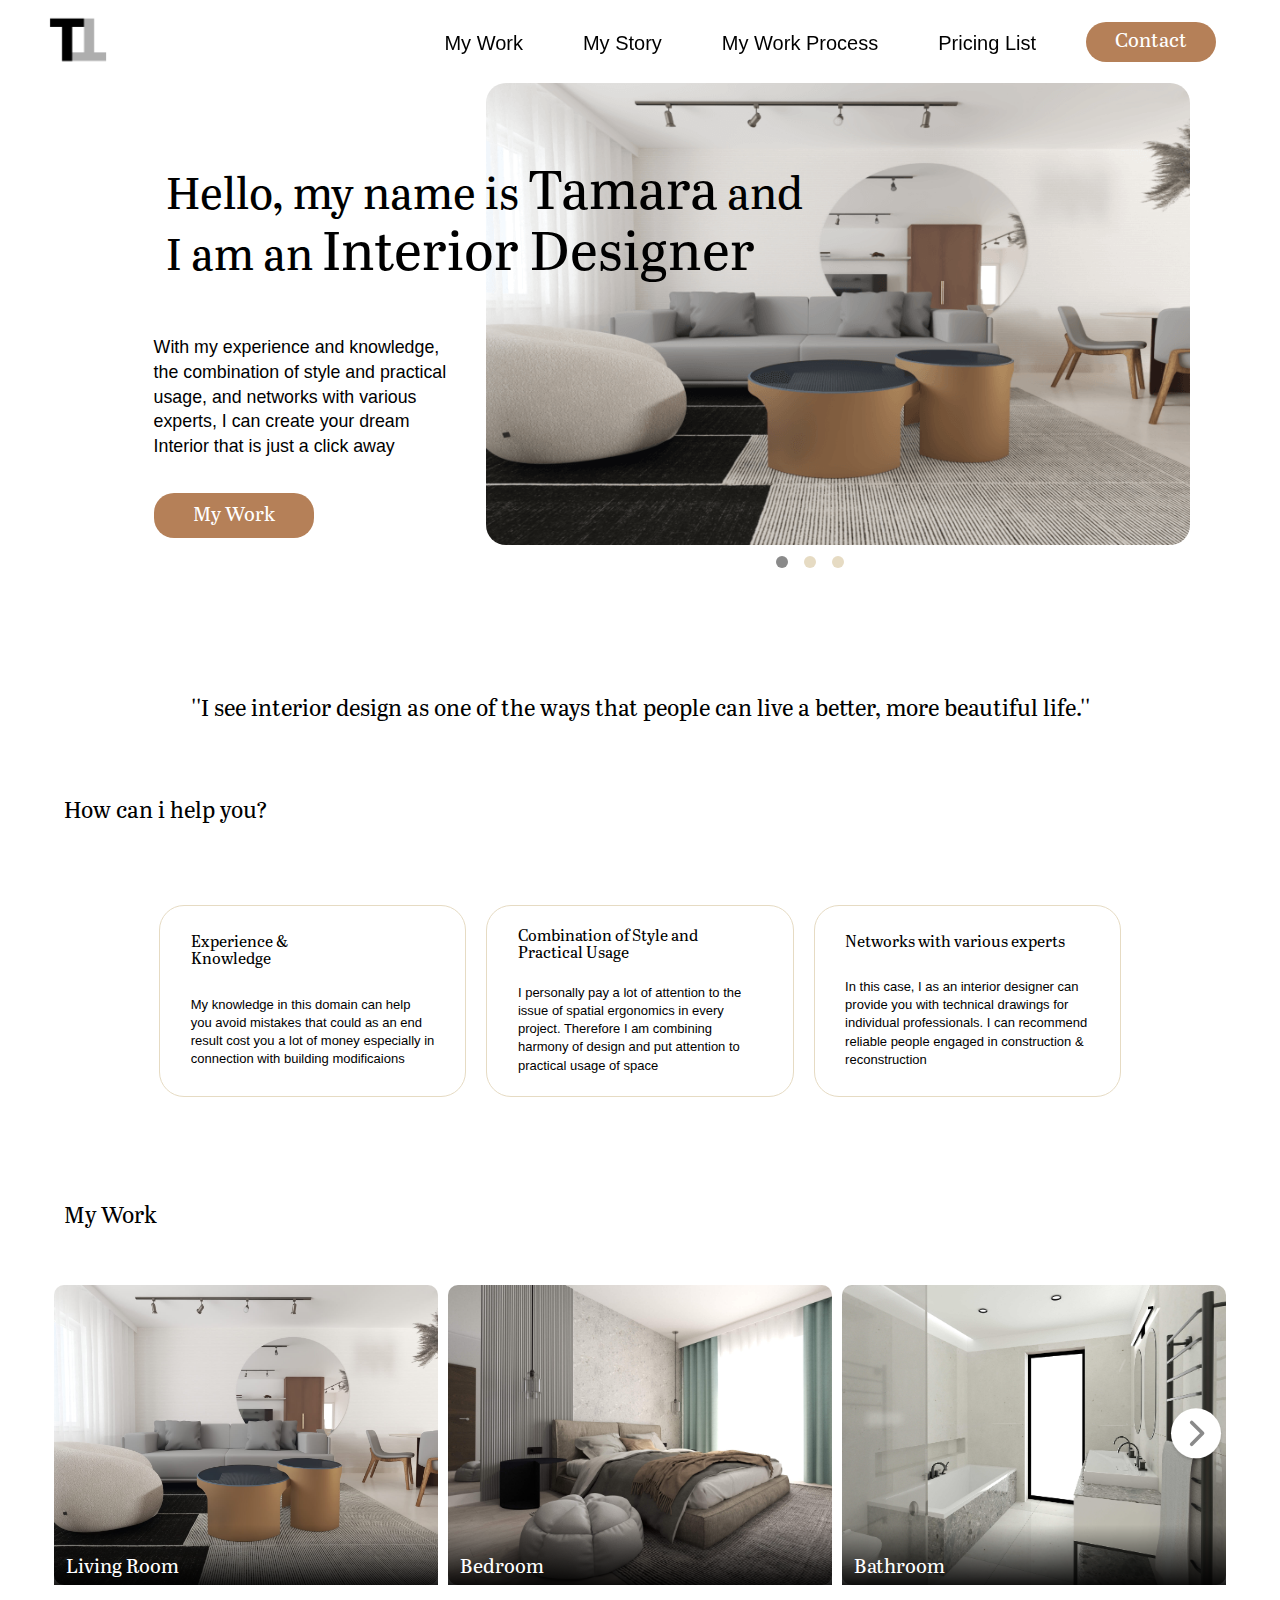
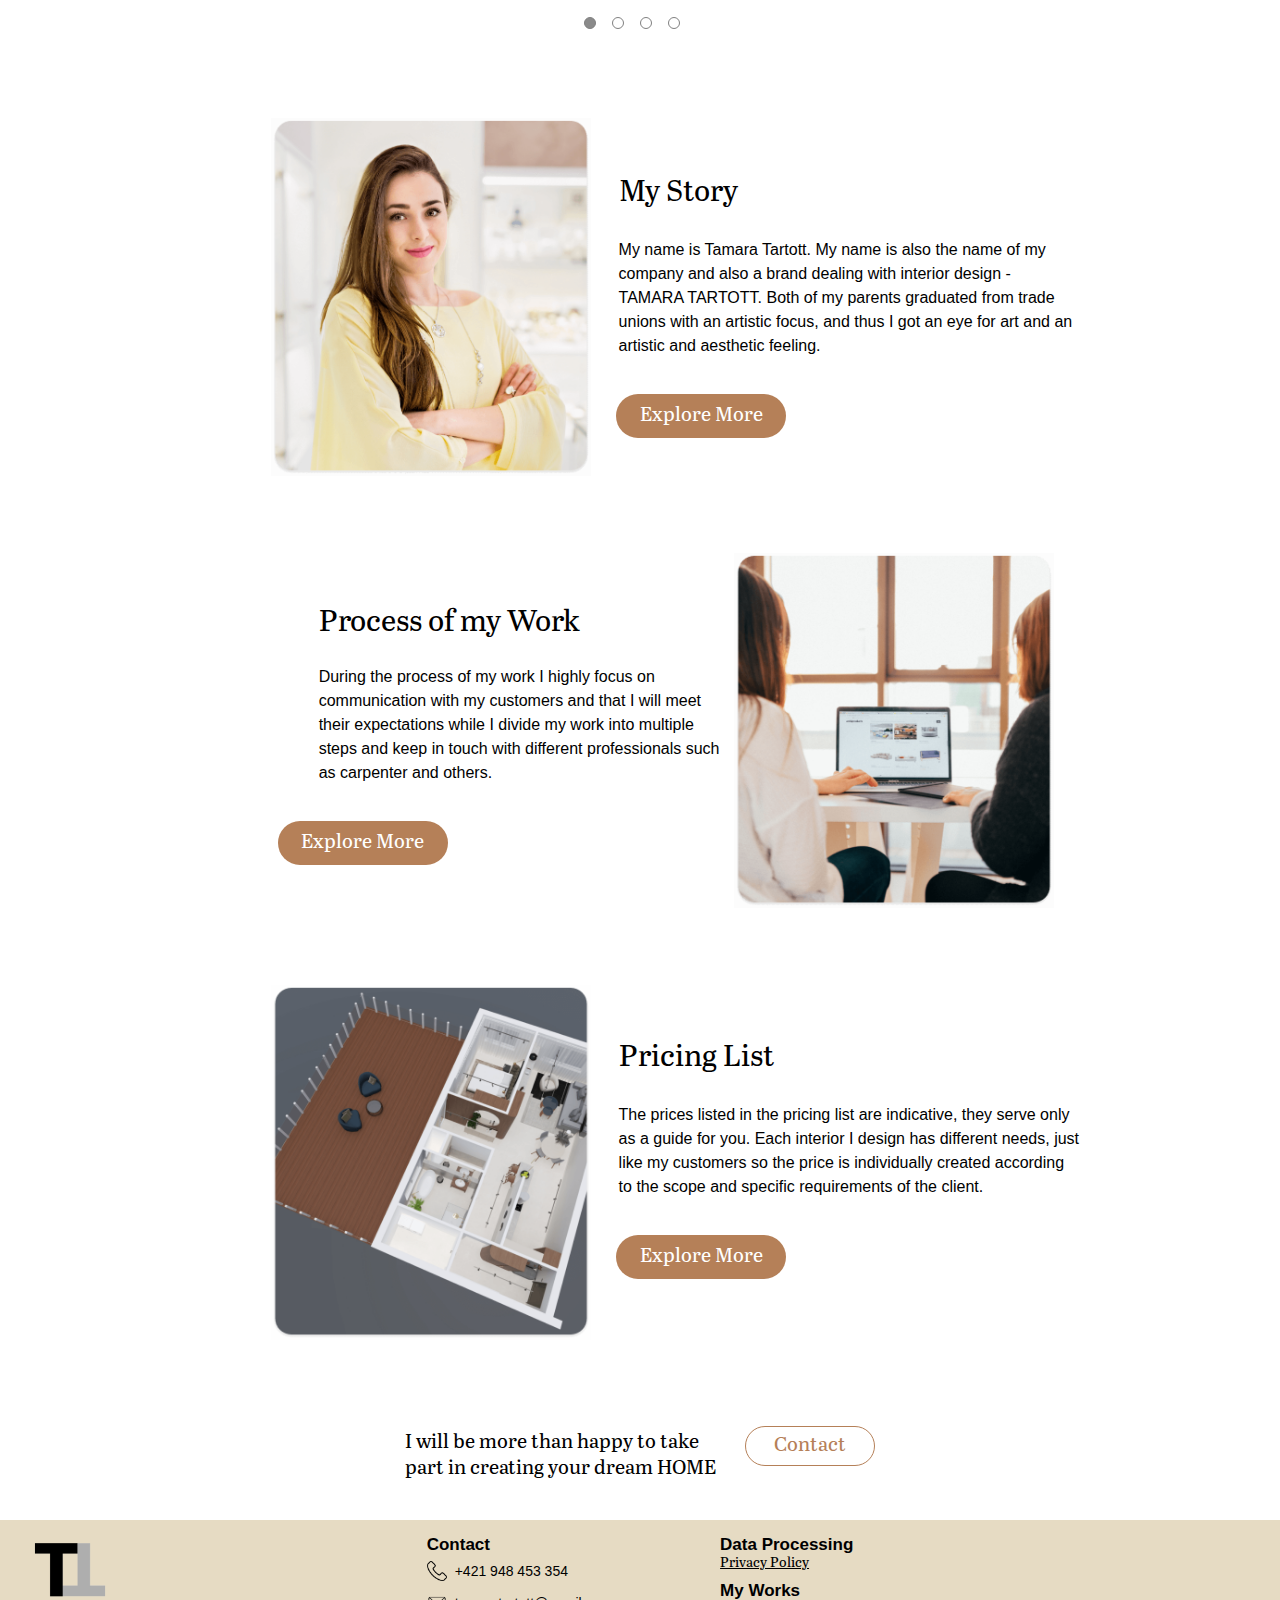
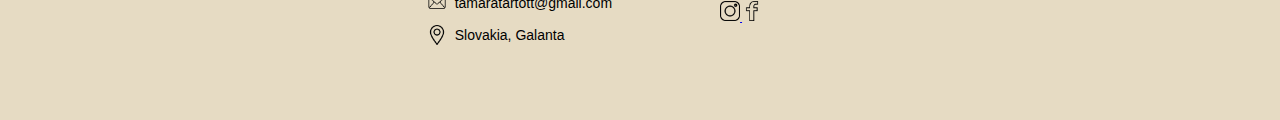
<file: index.html>
<!DOCTYPE html>
<html lang="en">
	<head>
		<meta charset="UTF-8" />
		<meta http-equiv="X-UA-Compatible" content="IE=edge" />
		<meta name="viewport" content="width=device-width, initial-scale=1.0" />
		<link rel="apple-touch-icon" sizes="152x152" href="./assets/images/apple-touch-icon.png">
		<link rel="icon" type="image/png" sizes="32x32" href="./assets/images/favicon-32x32.png">
		<link rel="icon" type="image/png" sizes="16x16" href="./assets/images/favicon-16x16.png">
		<link rel="manifest" href="./assets/images/site.webmanifest">
		<link rel="mask-icon" href="./assets/images/safari-pinned-tab.svg" color="#5bbad5">
		<meta name="msapplication-TileColor" content="#da532c">
		<meta name="theme-color" content="#ffffff">
		<link rel="stylesheet" href="./assets/stylesheet.css" />
		<script src="./assets/app.js" async defer></script>
		<script src="./assets/navbar.js" defer></script>
		<meta name="description" content="Tamara Tarttot Interior design, 3D visualization, Modern Design, Affordable Interior Design">
		<title>Tamara Tartott Interior Designer</title>
	</head>
	<body>
		<div class="sticky">
			<section class="navigation">
				<div class="logowrapper">
					<a class="linklogo" href="./index.html"
						><img class="logo" alt="Logo" src="./assets/images/TT_logo_no_bg.png"
					/></a>
				</div>
				<nav>
					<ul>
						<div class="dropdown">
							<p class="dropdown-btn">My Work</p>
							<div class="dropdown-links">
								<a href="./projects.html">Full Projects</a>
								<a href="./rooms.html">Single Rooms</a>
							</div>
						</div>
						<li><a class="nav-link" href="./aboutme.html">My Story</a></li>
						<li>
							<a class="nav-link" href="./myworkprocess.html"
								>My Work Process</a
							>
						</li>
						<li><a class="nav-link" href="./pricing.html">Pricing List</a></li>
						<button class="nav-button">
							<a class="in-button" href="./contact.html">Contact</a>
						</button>
					</ul>
				</nav>

				<div class="mobile-nav">
					<div class="burger">
						<div class="line1"></div>
						<div class="line2"></div>
						<div class="line3"></div>
					</div>

					<div class="expanded-menu">
						<p class="tamara">TAMARA TARTOTT</p>
						<div class="mobile-navwrapper">
							<a class="mobile-nav  mobile-active" href="./index.html">Home</a>
							<a class="mobile-nav" href="./projects.html">Full Projects</a>
							<a class="mobile-nav" href="./rooms.html">Single Rooms</a>
							<a class="mobile-nav" href="./aboutme.html">My Story</a>
							<a class="mobile-nav" href="./myworkprocess.html"
								>My Work Process</a
							>
							<a class="mobile-nav" href="./pricing.html"
								>Pricing List</a
							>
							<a class="mobile-nav" href="./contact.html">Contact</a>
						</div>

						<div class="nav-footer">
							<p class="nav-footerp">
								E-mail me at:<br />tamaratartott@gmail.com
							</p>
							<img
								class="nav-footer-img"
								src="./assets/images/navig.svg"
								alt="Instagram"
							/>
							<img
								class="nav-footer-img"
								src="./assets/images/navfb.svg"
								alt="Facebook"
							/>
						</div>
					</div>
				</div>
			</section>
		</div>
		<main>
			<section class="hero">
				<div class="hero-img-wrap">
					<img
						class="hero-img"
						src="./assets/images/heroimg0.png"
						alt="HeroImage"
					/>
					<h1 class="h1">
						Hello, my name is <span class="span1">Tamara</span> and <br />
						I am an <span class="span1">Interior Designer</span>
					</h1>
					<div class="dots">
						<div class="dot0 active"></div>
						<div class="dot1"></div>
						<div class="dot2"></div>
					</div>
				</div>

				<div class="block">
					<p class="container-p">
						With my experience and knowledge, the combination of style and
						practical usage, and networks with various experts, I can create
						your dream Interior that is just a click away
					</p>
					<a class="href" href="./projects.html">
						<button class="hero-button">My Work</button>

					</a>
				</div>
			</section>
			<h2 class="motto">
				''I see interior design as one of the ways that people can live a
				better, more beautiful life.''
			</h2>
			<button class="mobile-button">
				<a class="in-button" href="./myworkprocess.html"> My Work </a>
			</button>
			<section class="hero1">
				<h2 class="hero1h">How can i help you?</h2>
				<div class="wrapper-hero1">
					<div class="box">
						<p class="titleP">Experience &<br>Knowledge</p>
						<p class="descP">
							My knowledge in this domain can help you avoid mistakes that could
							as an end result cost you a lot of money especially in connection
							with building modificaions
						</p>
					</div>
					<div class="box">
						<p class="titleP">Combination of Style and Practical Usage</p>
						<p class="descP">
							I personally pay a lot of attention to the issue of spatial
							ergonomics in every project. Therefore I am combining harmony of
							design and put attention to practical usage of space
						</p>
					</div>
					<div class="box">
						<p class="titleP">Networks with various experts</p>
						<p class="descP">
							In this case, I as an interior designer can provide you with
							technical drawings for individual professionals. I can recommend
							reliable people engaged in construction & reconstruction
						</p>
					</div>
				</div>
			</section>
			<section class="hero2">
				<p class="hero1h">My Work</p>
				<div class="hero2wrapper">
					<div class="hero2-imgwrapper">
						<a class="gradient index-gradient" href="./rooms.html">
							<img
								class="mw-img mw-pic0"
								src="./assets/images/mw0.png"
								alt="Picture"
							/>
						</a>
						<img
							class="arrow arrowLeft back-mw"
							src="./assets/images/arrowRight.svg"
							alt="back"
						/>
						<p class="mw-p mw-p0">Living Room</p>
					</div>
					<div class="hero2-imgwrapper">
						<a class="gradient index-gradient" href="./rooms.html">
							<img
								class="mw-img mw-pic1"
								src="./assets/images/mw1.png"
								alt="Picture"
							/>
						</a>

						<p class="mw-p mw-p1">Bedroom</p>
					</div>
					<div class="hero2-imgwrapper">
						<a class="gradient index-gradient" href="./rooms.html">
							<img
								class="mw-img mw-pic2"
								src="./assets/images/mw2.png"
								alt="Picture"
							/>
						</a>
						<img
							class="arrow arrowRight next-mw"
							src="./assets/images/arrowRight.svg"
							alt="back"
						/>
						<p class="mw-p mw-p2">Bathroom</p>
					</div>

					<div class="dots-2nd">
						<div class="dot0-2nd active"></div>
						<div class="dot1-2nd"></div>
						<div class="dot2-2nd"></div>
						<div class="dot3-2nd"></div>
					</div>
				</div>
				<div class="hero2-mobile">
					<a class="mobile-gradient" href="./rooms.html">
						<img class="mobile-mw" src="./assets/images/mw0.png" alt="Picture" />
					</a>
					<img
						class="arrow arrowLeft back-mobile"
						src="./assets/images/arrowRight.svg"
						alt="back"
					/>
					<img
						class="arrow arrowRight next-mobile"
						src="./assets/images/arrowRight.svg"
						alt="next"
					/>
					<p class="mobile-mwp">Living Room</p>
				</div>
			</section>
			<section class="hero3">
				<div class="hero3wrapper">
					<div class="hero3-inwrapper1">
						<img
							class="hero3-photos"
							src="./assets/images/aboutme.png"
							alt="Photo of me"
						/>
						<div class="hero3-block">
							<p class="hero3-blockh">My Story</p>
							<p class="hero3-blockp">
								My name is Tamara Tartott. My name is also the name of my
								company and also a brand dealing with interior design - TAMARA
								TARTOTT. Both of my parents graduated from trade unions with an
								artistic focus, and thus I got an eye for art and an artistic
								and aesthetic feeling.
							</p>
								<button class="block-button">
									<a href="./aboutme.html" class="in-button">Explore More</a>
								</button>
						</div>
					</div>
					<div class="hero3-inwrapper2">
						<div class="hero3-block2">
							<p class="hero3-blockh hero3-blockh2">Process of my Work</p>
							<p class="hero3-blockp hero3-blockp2">
								During the process of my work I highly focus on communication
								with my customers and that I will meet their expectations while
								I divide my work into multiple steps and keep in touch with
								different professionals such as carpenter and others.
							</p>
								<button class="block-buttonl">
									<a href="./myworkprocess.html" class="in-button">Explore More</a>
								</button>
						</div>
						<img
							class="hero3-photos"
							src="./assets/images/workprocess.png"
							alt="Photo of me"
						/>
					</div>
					<div class="hero3-inwrapper1">
						<img
							class="hero3-photos"
							src="./assets/images/pricing.png"
							alt="Photo of me"
						/>
						<div class="hero3-block">
							<p class="hero3-blockh">Pricing List</p>
							<p class="hero3-blockp">
								The prices listed in the pricing list are indicative, they serve
								only as a guide for you. Each interior I design has different
								needs, just like my customers so the price is individually
								created according to the scope and specific requirements of the
								client.
							</p>
								<button class="block-button">
									<a href="./pricing.html" class="in-button">Explore More</a>
								</button>
							</a>
					</div>
				</div>
			</section>
			<section class="ending">
				<h3 class="endingH">
					I will be more than happy to take part in creating your dream HOME
				</h3>
				<button class="endingButton">
					<a href="./contact.html" class="endingInButton">Contact</a>
				</button>
			</section>
		</main>
		<footer>
			<a class="footer-LA" href="./index.html"
				><img class="footerlogo" src="./assets/images/TT_logo_no_bg.png"
			/></a>
			<section class="footerWrap">
				<aside>
					<div class="footerdiv">
						<h3 class="footerH">Contact</h3>
						<div class="footer-in">
							<img class="footersvg" src="./assets/images/telephone.svg" />
							<p class="footerP">+421 948 453 354</p>
						</div>
						<div class="footer-in">
							<img class="footersvg" src="./assets/images/email.svg" />
							<p class="footerP">tamaratartott@gmail.com</p>
						</div>
						<div class="footer-in">
							<img class="footersvg" src="./assets/images/location.svg" />
							<p class="footerP">Slovakia, Galanta</p>
						</div>
					</div>
					<div class="footerdiv-wrapper">
						<div class="footerdiv">
							<h3 class="footerH">Data Processing</h3>
							<a class="privacy" href="./privacy.html">Privacy Policy</a>
						</div>

						<div class="footerdiv divlast">
							<h3 class="footerH">My Works</h3>
							<div class="wrapsvg">
								<a class="href" href="https://www.instagram.com/tamaratartott/">
									<img
										class="footersvg"
										src="./assets/images/ig.svg"
										alt="instagram"
									/>
								</a>
								<a class="href" href="https://www.instagram.com/tamaratartott/">
									<img
										class="footersvg"
										src="./assets/images/fb.svg"
										alt="facebook"
									/>
								</a>
							</div>
						</div>
					</div>
				</aside>
			</section>
		</footer>
	</body>
</html>


<!-- 
	https://unsplash.com/photos/7okkFhxrxNw
	https://www.flaticon.com/premium-icon/email_2549872?term=email&page=1&position=11&page=1&position=11&related_id=2549872&origin=style#
	https://www.flaticon.com/free-icon/telephone_159832?term=phone&page=1&position=5&page=1&position=5&related_id=159832&origin=search
	https://www.flaticon.com/premium-icon/location_2838912?term=location&page=1&position=3&page=1&position=3&related_id=2838912&origin=style#
	https://www.flaticon.com/premium-icon/instagram_717392?term=instagram&page=1&position=7&page=1&position=7&related_id=717392&origin=style#
	https://www.flaticon.com/premium-icon/facebook_3128208?term=facebook&page=1&position=14&page=1&position=14&related_id=3128208&origin=style#
	https://www.flaticon.com/free-icon/copyright_2088619?term=copyright&page=1&position=3&page=1&position=3&related_id=2088619&origin=style#
	https://fonts.adobe.com/fonts/abril
	https://fonts.adobe.com/fonts/ibm-plex-serif
	https://www.flaticon.com/premium-icon/phone_2198371?term=phone&page=1&position=62&page=1&position=62&related_id=2198371&origin=style
	https://www.flaticon.com/premium-icon/email_542638?term=mail&page=1&position=4&page=1&position=4&related_id=542638&origin=style
	https://www.flaticon.com/free-icon/instagram_1077042?term=instagram&page=1&position=4&page=1&position=4&related_id=1077042&origin=style#
	https://www.flaticon.com/free-icon/facebook_160154?term=facebook&page=1&position=35&page=1&position=35&related_id=160154&origin=style#
	https://unsplash.com/photos/GJxNMx-HviM
	https://unsplash.com/photos/tqu0IOMaiU8
	https://unsplash.com/photos/JH_R66BihvA
	https://unsplash.com/photos/qi-H70ga93s
	https://unsplash.com/photos/-OPMjDlmE4w
	https://unsplash.com/photos/JaoVGh5aJ3E
	https://unsplash.com/photos/fteR0e2BzKo
 -->
</file>
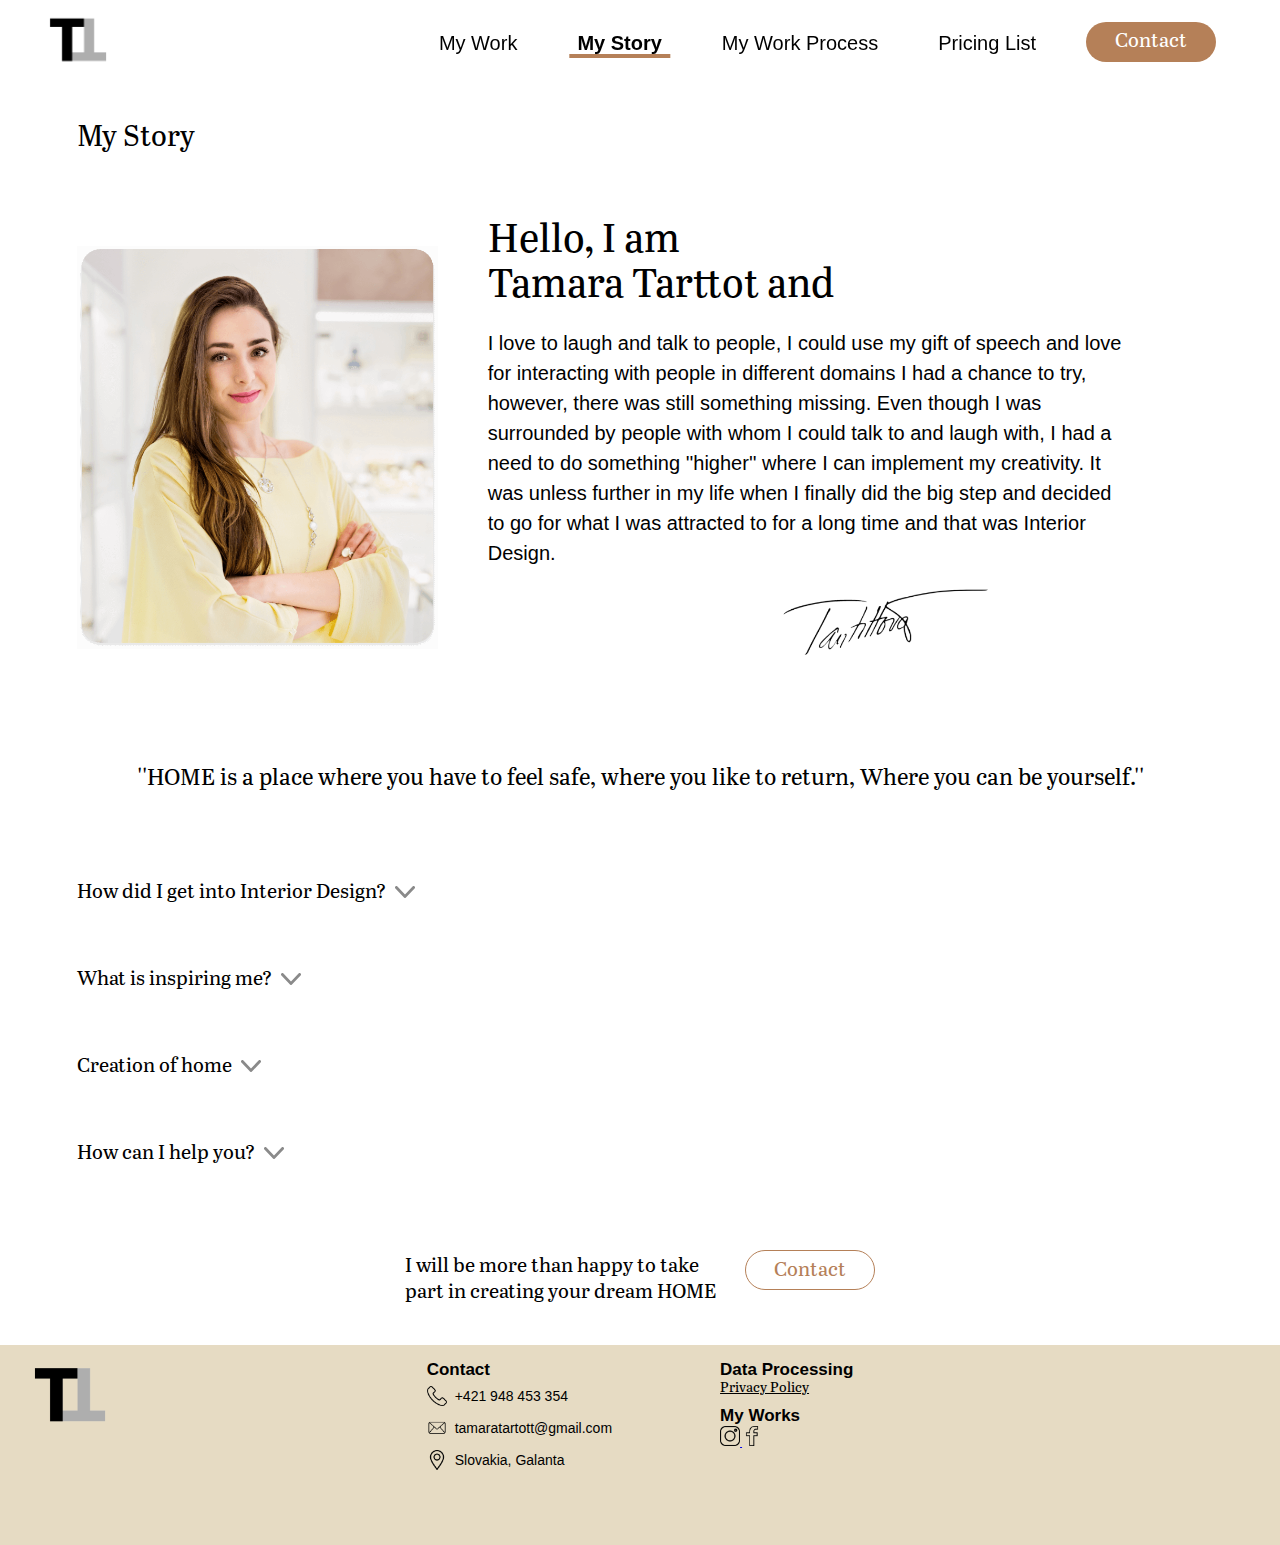
<file: aboutme.html>
<!DOCTYPE html>
<html lang="en">
	<head>
		<meta charset="UTF-8" />
		<meta http-equiv="X-UA-Compatible" content="IE=edge" />
		<meta name="viewport" content="width=device-width, initial-scale=1.0" />
        <link rel="apple-touch-icon" sizes="152x152" href="./assets/images/apple-touch-icon.png">
		<link rel="icon" type="image/png" sizes="32x32" href="./assets/images/favicon-32x32.png">
		<link rel="icon" type="image/png" sizes="16x16" href="./assets/images/favicon-16x16.png">
		<link rel="manifest" href="./assets/images/site.webmanifest">
		<link rel="mask-icon" href="./assets/images/safari-pinned-tab.svg" color="#5bbad5">
		<meta name="msapplication-TileColor" content="#da532c">
		<meta name="theme-color" content="#ffffff">
		<link rel="stylesheet" href="./assets/stylesheet.css" />
        <script src="./assets/aboutme.js" async defer></script>
        <script src="./assets/navbar.js" defer></script>
        <meta name="description" content="Tamara Tarttot Interior design, 3D visualization, Modern Design, Affordable Interior Design">
		<title>About Me!</title>
    </head>
<body>
    <div class="sticky">
        <section class="navigation">
            <div class="logowrapper">
                <a class="linklogo" href="./index.html"
                    ><img class="logo" alt="Logo" src="./assets/images/TT_logo_no_bg.png"
                /></a>
            </div>
            <nav>
                <ul>
                    <div class="dropdown">
                        <p class="dropdown-btn">My Work</p>
                        <div class="dropdown-links">
                            <a href="./projects.html">Full Projects</a>
                            <a href="./rooms.html">Single Rooms</a>
                        </div>
                    </div>
                    <li><a class="nav-link nav-active" href="./aboutme.html">My Story</a></li>
                    <li>
                        <a class="nav-link" href="./myworkprocess.html"
                            >My Work Process</a
                        >
                    </li>
                    <li><a class="nav-link " href="./pricing.html">Pricing List</a></li>
                    <button class="nav-button">
                        <a class="in-button" href="./contact.html">Contact</a>
                    </button>
                </ul>
            </nav>

            <div class="mobile-nav">
                <div class="burger">
                    <div class="line1"></div>
                    <div class="line2"></div>
                    <div class="line3"></div>
                </div>

                
                <div class="expanded-menu">
                    <p class="tamara">TAMARA TARTOTT</p>
                    <div class="mobile-navwrapper">
                        <a class="mobile-nav" href="./index.html">Home</a>
                        <a class="mobile-nav" href="./projects.html">Full Projects</a>
                        <a class="mobile-nav" href="./rooms.html">Single Rooms</a>
                        <a class="mobile-nav  mobile-active" href="./aboutme.html">My Story</a>
                        <a class="mobile-nav" href="./myworkprocess.html"
                            >My Work Process</a
                        >
                        <a class="mobile-nav" href="./pricing.html"
                            >Pricing List</a
                        >
                        <a class="mobile-nav" href="./contact.html">Contact</a>
                    </div>

                    <div class="nav-footer">
                        <p class="nav-footerp">
                            E-mail me at:<br />tamaratartott@gmail.com
                        </p>
                        <img
                            class="nav-footer-img"
                            src="./assets/images/navig.svg"
                            alt="Instagram"
                        />
                        <img
                            class="nav-footer-img"
                            src="./assets/images/navfb.svg"
                            alt="Facebook"
                        />
                    </div>
                </div>
            </div>
        </section>
    </div>
    <main>
        <p class="heading-hero">My Story</p>
        <section class="aboutme-hero1">
            <div class="aboutme-hero1wrapper">
                <img src="./assets/images/aboutme.png" class="aboutme-photo" alt="Photo of me">
                <div class="hero1-inwrapper">
                    <h1 class="aboutme-h">Hello, I am<br> Tamara Tarttot and</h1>
                    <p class="aboutme-p">I love to laugh and talk to people, I could use my gift of speech and love for interacting with people in different domains I had a chance to try, however, there was still something missing. Even though I was surrounded by people with whom I could talk to and laugh with, I had a need to do something ''higher'' where I can implement my creativity. It was unless further in my life when I finally did the big step and decided to go for what I was attracted to for a long time and that was Interior Design.
                    </p>
                    <img src="./assets/images/sign.png" class="signature" alt="signature">
                </div>
                </div>
            </div>
        </section>

        <h2 class="aboutme-motto">
            ''HOME is a place where you have to feel safe, where you like to return, Where you can be yourself.''
        </h2>

        <section class="aboutme-hero2">
            <div class="am-1">
                <p class="subheading-hero am">How did I get into Interior Design? <img class="arrowDown arrowDown1" src="./assets/images/arrowDown.svg" alt="More"></p>
                <p class="textblock textblockAm1">Before I was accepted to the University of Media and Marketing Communication, I applied to college with a focus on Urbanism and Architecture, to be honest, I do not even know how this direction came to my mind but unfortunately, I was not accepted and I viewed it as a sign. Another sign came when after the first semester of Media and Marketing Communication they canceled my field of study. <br><br>
    
                    After this I began to wonder where to work as sitting at home was not an option, so I started to work in our family business and started selling beautiful jewelry whose designers and manufacturers were my parents. After some time my mother and I opened our own jewelry store that had to undergo reconstruction and for this, we hired an interior designer. I was actively involved in the design. We had a fairly clear idea, but you still have some doubts as to whether it will turn out well in the end. <br><br>
                    
                    At that time, during one of the consultations with the interior designer, she told me, something I call an impulse that sometimes we all need, that I could focus on interior design because I think of details that are very important from a functional point of view. She must have seen the enthusiasm and, above all, the joy I experienced during each consultation. Yes, that's exactly the feeling when you feel like a "fish in water".<br><br>
                    
                    I admit that I no longer remember exactly the moment when I decided to move my findings regarding my professional orientation further, but the result was the completion of an accredited study of interior design. Interior design has thus become my dream profession, which I have been actively, enthusiastically but also in love with for the third year.<br><br>
                    
                     So I've been close to design and art all my life, but I seem to get to interior design as if by accident. Or is it true that there are no coincidences? Be that as it may, I thank my "coincidence" and I am very grateful for it ...
                </p>
            </div>

            <div class="am-2">
                <p class="subheading-hero am">What is inspiring me? <img class="arrowDown arrowDown2" src="./assets/images/arrowDown.svg" alt="More"></p>
                <p class="textblock textblockAm2">Each of us needs inspiration. It is a kind of motivation that strikes you at some point and drives you forward. I thought for a moment about what inspired me, and I realized that it was nothing but the people themselves. People who trust what I can do for them, who long for a beautiful cozy home where they can grow and be themselves. That is why I perceive interior design as one of the ways that allows people to live a better and more beautiful life.</p>
            </div>

            <div class="am-3">
                <p class="subheading-hero am">Creation of home <img class="arrowDown arrowDown3" src="./assets/images/arrowDown.svg" alt="More"></p>
                <p class="textblock textblockAm3">Creating a home for ourselves or our family is one of the most beautiful, but often times the most challenging periods in life. Why? Today we have a myriad of options for furnishing our houses and apartments. The Internet is full of various inspirations and constantly changing trends, companies and stores with an interior assortment full of gadgets. Overpressure of possibilities often results in us getting lost in it and reaching a stage where we no longer know what we want, what we like. In addition, few of us have time in our responsibilities and can afford to devote hours to decision-making and implementation.</p>
            </div>

            <div class="am-4">
                <p class="subheading-hero am">How can I help you? <img class="arrowDown arrowDown4" src="./assets/images/arrowDown.svg" alt="More"></p>
                <p class="textblock textblockAm4">My job is to help you get out of this vicious circle. To help you organize your thoughts, name your real needs and demands for your housing, all with a budget. The result is the design of YOUR HOME in which you will be able to grow, to develop, to which you will be happy to return.
                </p>
            </div>

        </section>

        <section class="ending">
            <h3 class="endingH">
                I will be more than happy to take part in creating your dream HOME
            </h3>
            <button class="endingButton"><a href="./contact.html" class="endingInButton">Contact</a></button>
        </section>
    </main>
    <footer>
        <a class="footer-LA" href="./index.html"
            ><img class="footerlogo" src="./assets/images/TT_logo_no_bg.png"
        /></a>
        <section class="footerWrap">
            <aside>
                <div class="footerdiv">
                    <h3 class="footerH">Contact</h3>
                    <div class="footer-in">
                        <img class="footersvg" src="./assets/images/telephone.svg" />
                        <p class="footerP">+421 948 453 354</p>
                    </div>
                    <div class="footer-in">
                        <img class="footersvg" src="./assets/images/email.svg" />
                        <p class="footerP">tamaratartott@gmail.com</p>
                    </div>
                    <div class="footer-in">
                        <img class="footersvg" src="./assets/images/location.svg" />
                        <p class="footerP">Slovakia, Galanta</p>
                    </div>
                </div>
                <div class="footerdiv-wrapper">
                    <div class="footerdiv">
                        <h3 class="footerH">Data Processing</h3>
                        <a class="privacy" href="./privacy.html">Privacy Policy</a>
                    </div>

                    <div class="footerdiv divlast">
                        <h3 class="footerH">My Works</h3>
                        <div class="wrapsvg">
                            <a class="href" href="https://www.instagram.com/tamaratartott/">
                                <img
                                    class="footersvg"
                                    src="./assets/images/ig.svg"
                                    alt="instagram"
                                />
                            </a>
                            <a class="href" href="https://www.instagram.com/tamaratartott/">
                                <img
                                    class="footersvg"
                                    src="./assets/images/fb.svg"
                                    alt="facebook"
                                />
                            </a>
                        </div>
                    </div>
                </div>
            </aside>
        </section>
    </footer>
</body>
</html>

<!-- 
	https://unsplash.com/photos/7okkFhxrxNw
	https://www.flaticon.com/premium-icon/email_2549872?term=email&page=1&position=11&page=1&position=11&related_id=2549872&origin=style#
	https://www.flaticon.com/free-icon/telephone_159832?term=phone&page=1&position=5&page=1&position=5&related_id=159832&origin=search
	https://www.flaticon.com/premium-icon/location_2838912?term=location&page=1&position=3&page=1&position=3&related_id=2838912&origin=style#
	https://www.flaticon.com/premium-icon/instagram_717392?term=instagram&page=1&position=7&page=1&position=7&related_id=717392&origin=style#
	https://www.flaticon.com/premium-icon/facebook_3128208?term=facebook&page=1&position=14&page=1&position=14&related_id=3128208&origin=style#
	https://www.flaticon.com/free-icon/copyright_2088619?term=copyright&page=1&position=3&page=1&position=3&related_id=2088619&origin=style#
	https://fonts.adobe.com/fonts/abril
	https://fonts.adobe.com/fonts/ibm-plex-serif
	https://www.flaticon.com/premium-icon/phone_2198371?term=phone&page=1&position=62&page=1&position=62&related_id=2198371&origin=style
	https://www.flaticon.com/premium-icon/email_542638?term=mail&page=1&position=4&page=1&position=4&related_id=542638&origin=style
	https://www.flaticon.com/free-icon/instagram_1077042?term=instagram&page=1&position=4&page=1&position=4&related_id=1077042&origin=style#
	https://www.flaticon.com/free-icon/facebook_160154?term=facebook&page=1&position=35&page=1&position=35&related_id=160154&origin=style#
	https://unsplash.com/photos/GJxNMx-HviM
	https://unsplash.com/photos/tqu0IOMaiU8
	https://unsplash.com/photos/JH_R66BihvA
	https://unsplash.com/photos/qi-H70ga93s
	https://unsplash.com/photos/-OPMjDlmE4w
	https://unsplash.com/photos/JaoVGh5aJ3E
	https://unsplash.com/photos/fteR0e2BzKo
 -->
</file>
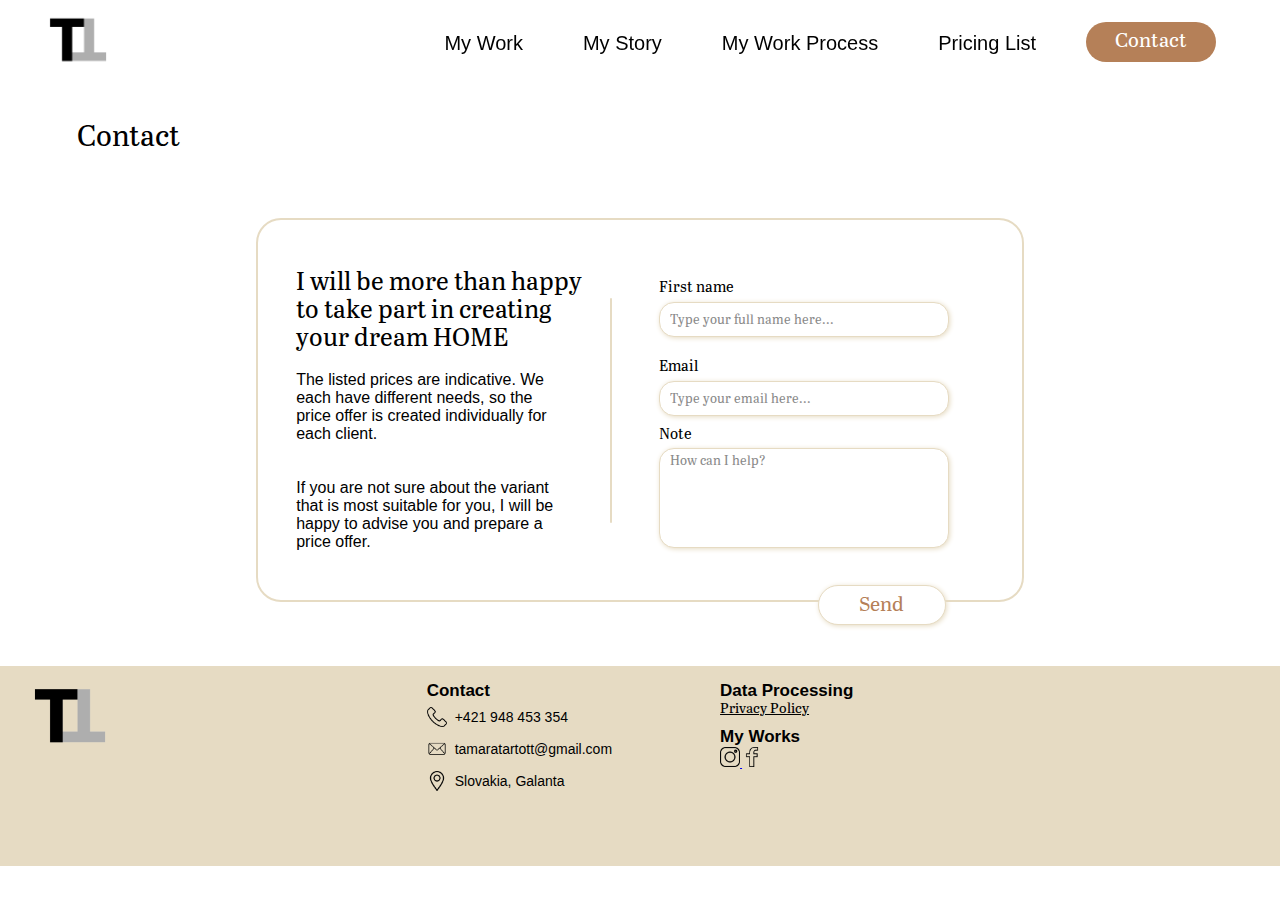
<file: contact.html>
<!DOCTYPE html>
<html lang="en">
	<head>
		<meta charset="UTF-8" />
		<meta http-equiv="X-UA-Compatible" content="IE=edge" />
		<meta name="viewport" content="width=device-width, initial-scale=1.0" />
		<link rel="apple-touch-icon" sizes="152x152" href="./assets/images/apple-touch-icon.png">
		<link rel="icon" type="image/png" sizes="32x32" href="./assets/images/favicon-32x32.png">
		<link rel="icon" type="image/png" sizes="16x16" href="./assets/images/favicon-16x16.png">
		<link rel="manifest" href="./assets/images/site.webmanifest">
		<link rel="mask-icon" href="./assets/images/safari-pinned-tab.svg" color="#5bbad5">
		<meta name="msapplication-TileColor" content="#da532c">
		<meta name="theme-color" content="#ffffff">
		<link rel="stylesheet" href="./assets/stylesheet.css" />
		<script src="./assets/contact.js" async defer></script>
		<script src="./assets/navbar.js" defer></script>
		<meta name="description" content="Tamara Tarttot Interior design, 3D visualization, Modern Design, Affordable Interior Design">
		<title>Contact me!</title>
	</head>
	<body>
		<div class="sticky">
			<section class="navigation">
				<div class="logowrapper">
					<a class="linklogo" href="./index.html"
						><img class="logo" alt="Logo" src="./assets/images/TT_logo_no_bg.png"
					/></a>
				</div>
				<nav>
					<ul>
						<div class="dropdown">
							<p class="dropdown-btn">My Work</p>
							<div class="dropdown-links">
								<a href="./projects.html">Full Projects</a>
								<a href="./rooms.html">Single Rooms</a>
							</div>
						</div>
						<li><a class="nav-link" href="./aboutme.html">My Story</a></li>
						<li>
							<a class="nav-link" href="./myworkprocess.html"
								>My Work Process</a
							>
						</li>
						<li><a class="nav-link" href="./pricing.html">Pricing List</a></li>
						<button class="nav-button">
							<a class="in-button" href="./contact.html">Contact</a>
						</button>
					</ul>
				</nav>

				<div class="mobile-nav">
					<div class="burger">
						<div class="line1"></div>
						<div class="line2"></div>
						<div class="line3"></div>
					</div>

					<div class="expanded-menu">
						<p class="tamara">TAMARA TARTOTT</p>
						<div class="mobile-navwrapper">
							<a class="mobile-nav" href="./index.html">Home</a>
							<a class="mobile-nav" href="./projects.html">Full Projects</a>
							<a class="mobile-nav" href="./rooms.html">Single Rooms</a>
							<a class="mobile-nav" href="./aboutme.html">My Story</a>
							<a class="mobile-nav" href="./myworkprocess.html"
								>My Work Process</a
							>
							<a class="mobile-nav" href="./pricing.html"
								>Pricing List</a
							>
							<a class="mobile-nav mobile-active" href="./contact.html">Contact</a>
						</div>

						<div class="nav-footer">
							<p class="nav-footerp">
								E-mail me at:<br />tamaratartott@gmail.com
							</p>
							<img
								class="nav-footer-img"
								src="./assets/images/navig.svg"
								alt="Instagram"
							/>
							<img
								class="nav-footer-img"
								src="./assets/images/navfb.svg"
								alt="Facebook"
							/>
						</div>
					</div>
				</div>
			</section>
		</div>
		<main>
			<div class="alert">
				<div class="alert-wrapper">
					<p class="alert-p">
						Please make sure that you filled correctly the form!
					</p>
				</div>
				<img class="alert-x" src="./assets/images/x.svg" alt="close" />
			</div>
			<h1 class="heading-hero">Contact</h1>

			<p class="mobile-contactP">
				The listed prices are indicative.<br />
				We each have different needs, so the price offer is created individually
				for each client.<br /><br /><br />
				If you are not sure about the variant that is most suitable for you, I
				will be happy to advise you and prepare a price offer.
			</p>
			<section class="contact-wrapper">
				<div class="contact-box">
					<div class="line"></div>
					<div class="splitter">
						<div class="left">
							<p class="contact-h">
								I will be more than happy to take part in creating your dream
								HOME
							</p>
							<p class="contact-p">
								The listed prices are indicative. We each have different needs,
								so the price offer is created individually for each client.<br /><br /><br />
								If you are not sure about the variant that is most suitable for
								you, I will be happy to advise you and prepare a price offer.
							</p>
						</div>
						<div class="right">
							<form class="contact-form" action="">
								<label for="name">First name</label><br />
								<input
									type="text"
									placeholder="Type your full name here..."
									class="name"
									name="name"
									autocomplete="off"
								/><br />
								<label for="email">Email</label><br />
								<input
									type="email"
									placeholder="Type your email here..."
									class="email"
									name="email"
									autocomplete="off"
								/>
								<label for="note">Note</label>
								<textarea
									name="note"
									autocomplete="off"
									class="note"
									placeholder="How can I help?"
								></textarea>
								<input class="button" type="button" value="Send" />
							</form>
						</div>
					</div>
				</div>
			</section>
		</main>
		<footer>
			<a class="footer-LA" href="./index.html"
				><img class="footerlogo" src="./assets/images/TT_logo_no_bg.png"
			/></a>
			<section class="footerWrap">
				<aside>
					<div class="footerdiv">
						<h3 class="footerH">Contact</h3>
						<div class="footer-in">
							<img class="footersvg" src="./assets/images/telephone.svg" />
							<p class="footerP">+421 948 453 354</p>
						</div>
						<div class="footer-in">
							<img class="footersvg" src="./assets/images/email.svg" />
							<p class="footerP">tamaratartott@gmail.com</p>
						</div>
						<div class="footer-in">
							<img class="footersvg" src="./assets/images/location.svg" />
							<p class="footerP">Slovakia, Galanta</p>
						</div>
					</div>
					<div class="footerdiv-wrapper">
						<div class="footerdiv">
							<h3 class="footerH">Data Processing</h3>
							<a class="privacy" href="./privacy.html">Privacy Policy</a>
						</div>

						<div class="footerdiv divlast">
							<h3 class="footerH">My Works</h3>
							<div class="wrapsvg">
								<a class="href" href="https://www.instagram.com/tamaratartott/">
									<img
										class="footersvg"
										src="./assets/images/ig.svg"
										alt="instagram"
									/>
								</a>
								<a class="href" href="https://www.instagram.com/tamaratartott/">
									<img
										class="footersvg"
										src="./assets/images/fb.svg"
										alt="facebook"
									/>
								</a>
							</div>
						</div>
					</div>
				</aside>
			</section>
		</footer>
	</body>
</html>


<!-- 
	https://unsplash.com/photos/7okkFhxrxNw
	https://www.flaticon.com/premium-icon/email_2549872?term=email&page=1&position=11&page=1&position=11&related_id=2549872&origin=style#
	https://www.flaticon.com/free-icon/telephone_159832?term=phone&page=1&position=5&page=1&position=5&related_id=159832&origin=search
	https://www.flaticon.com/premium-icon/location_2838912?term=location&page=1&position=3&page=1&position=3&related_id=2838912&origin=style#
	https://www.flaticon.com/premium-icon/instagram_717392?term=instagram&page=1&position=7&page=1&position=7&related_id=717392&origin=style#
	https://www.flaticon.com/premium-icon/facebook_3128208?term=facebook&page=1&position=14&page=1&position=14&related_id=3128208&origin=style#
	https://www.flaticon.com/free-icon/copyright_2088619?term=copyright&page=1&position=3&page=1&position=3&related_id=2088619&origin=style#
	https://fonts.adobe.com/fonts/abril
	https://fonts.adobe.com/fonts/ibm-plex-serif
	https://www.flaticon.com/premium-icon/phone_2198371?term=phone&page=1&position=62&page=1&position=62&related_id=2198371&origin=style
	https://www.flaticon.com/premium-icon/email_542638?term=mail&page=1&position=4&page=1&position=4&related_id=542638&origin=style
	https://www.flaticon.com/free-icon/instagram_1077042?term=instagram&page=1&position=4&page=1&position=4&related_id=1077042&origin=style#
	https://www.flaticon.com/free-icon/facebook_160154?term=facebook&page=1&position=35&page=1&position=35&related_id=160154&origin=style#
	https://unsplash.com/photos/GJxNMx-HviM
	https://unsplash.com/photos/tqu0IOMaiU8
	https://unsplash.com/photos/JH_R66BihvA
	https://unsplash.com/photos/qi-H70ga93s
	https://unsplash.com/photos/-OPMjDlmE4w
	https://unsplash.com/photos/JaoVGh5aJ3E
	https://unsplash.com/photos/fteR0e2BzKo
 -->
</file>
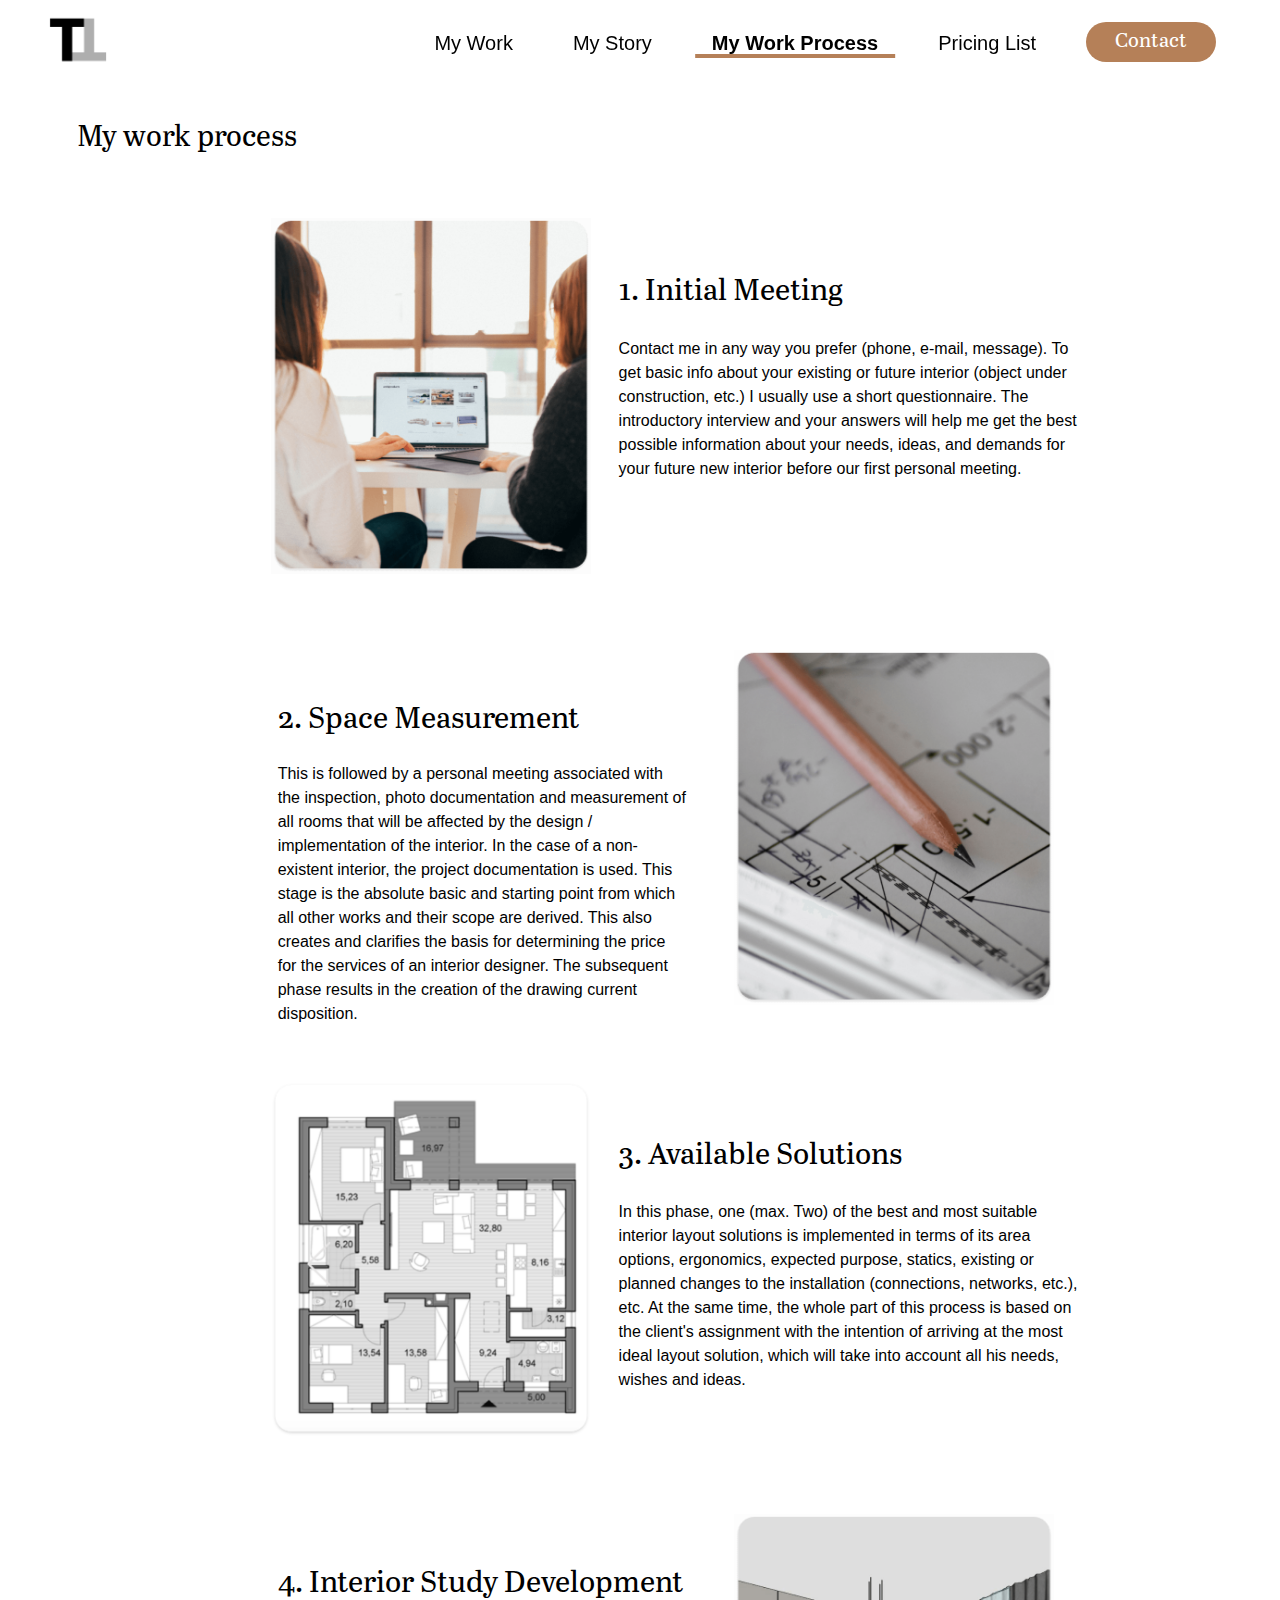
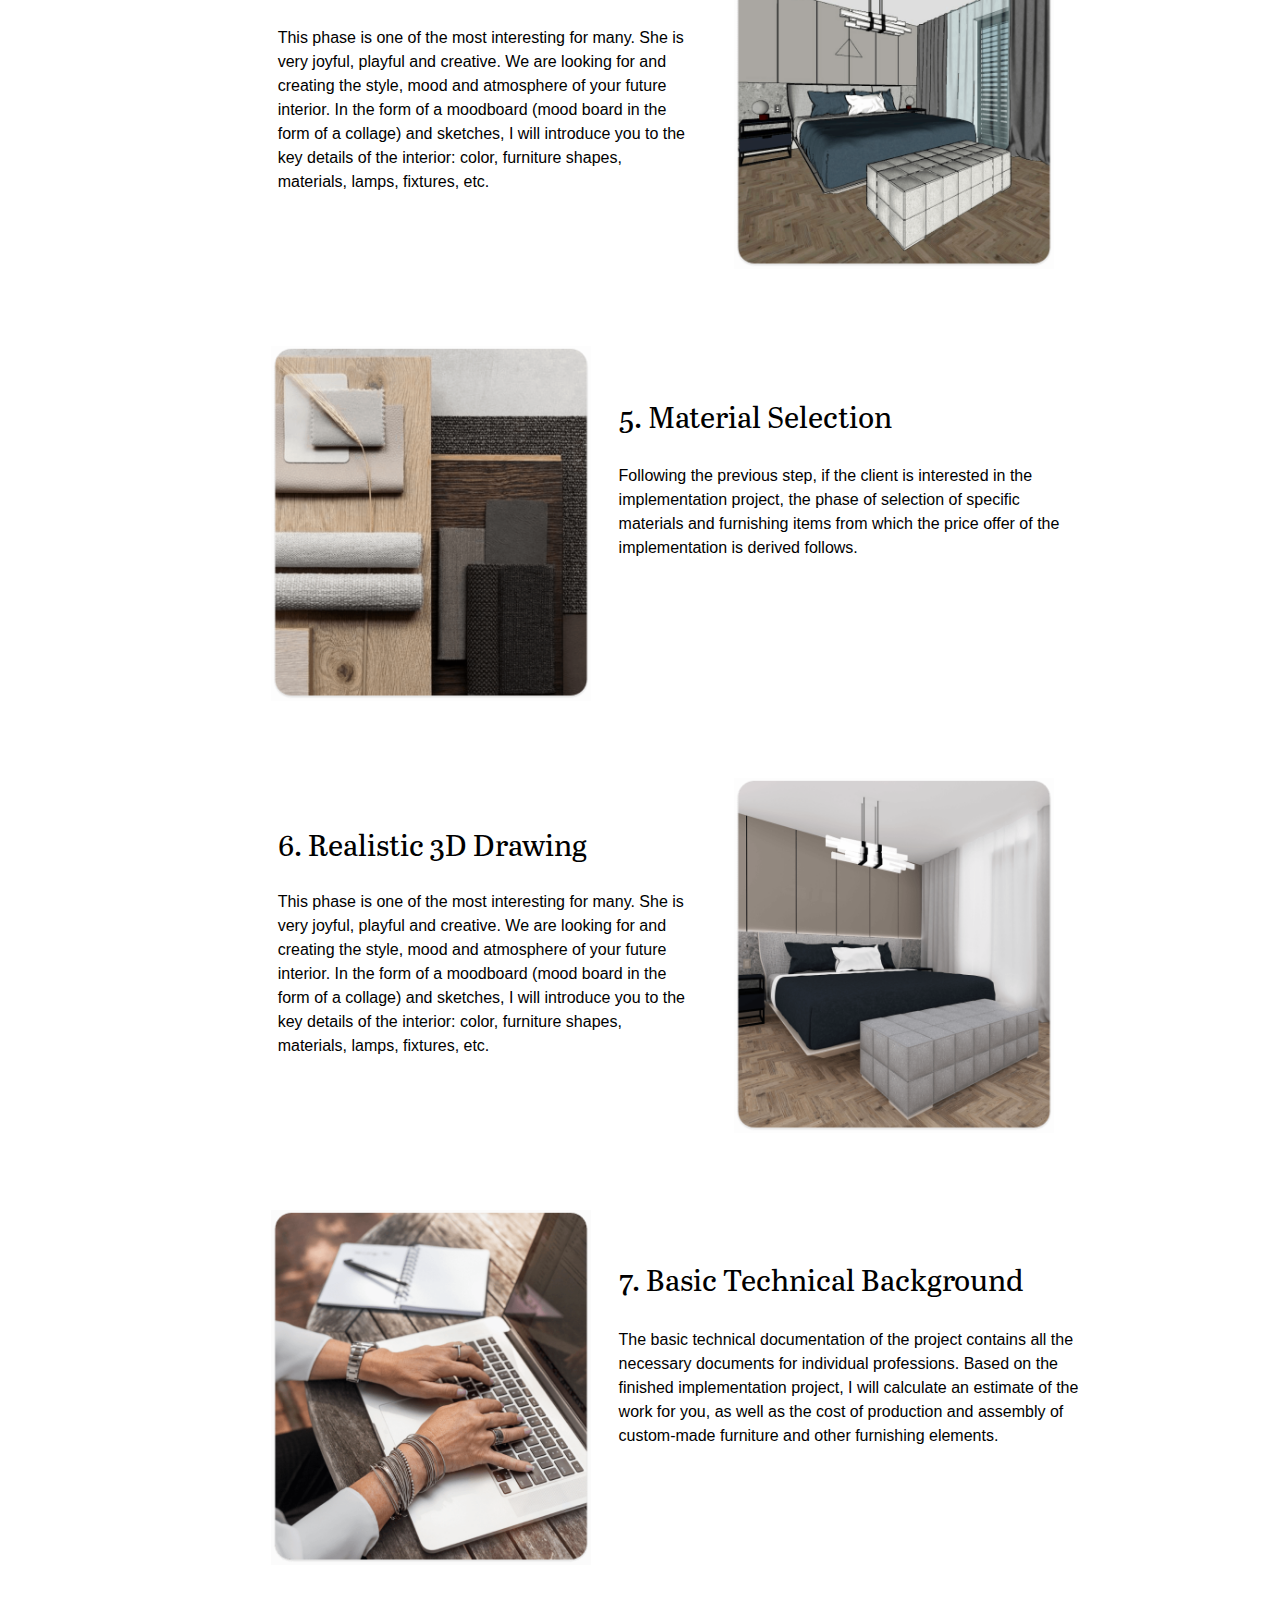
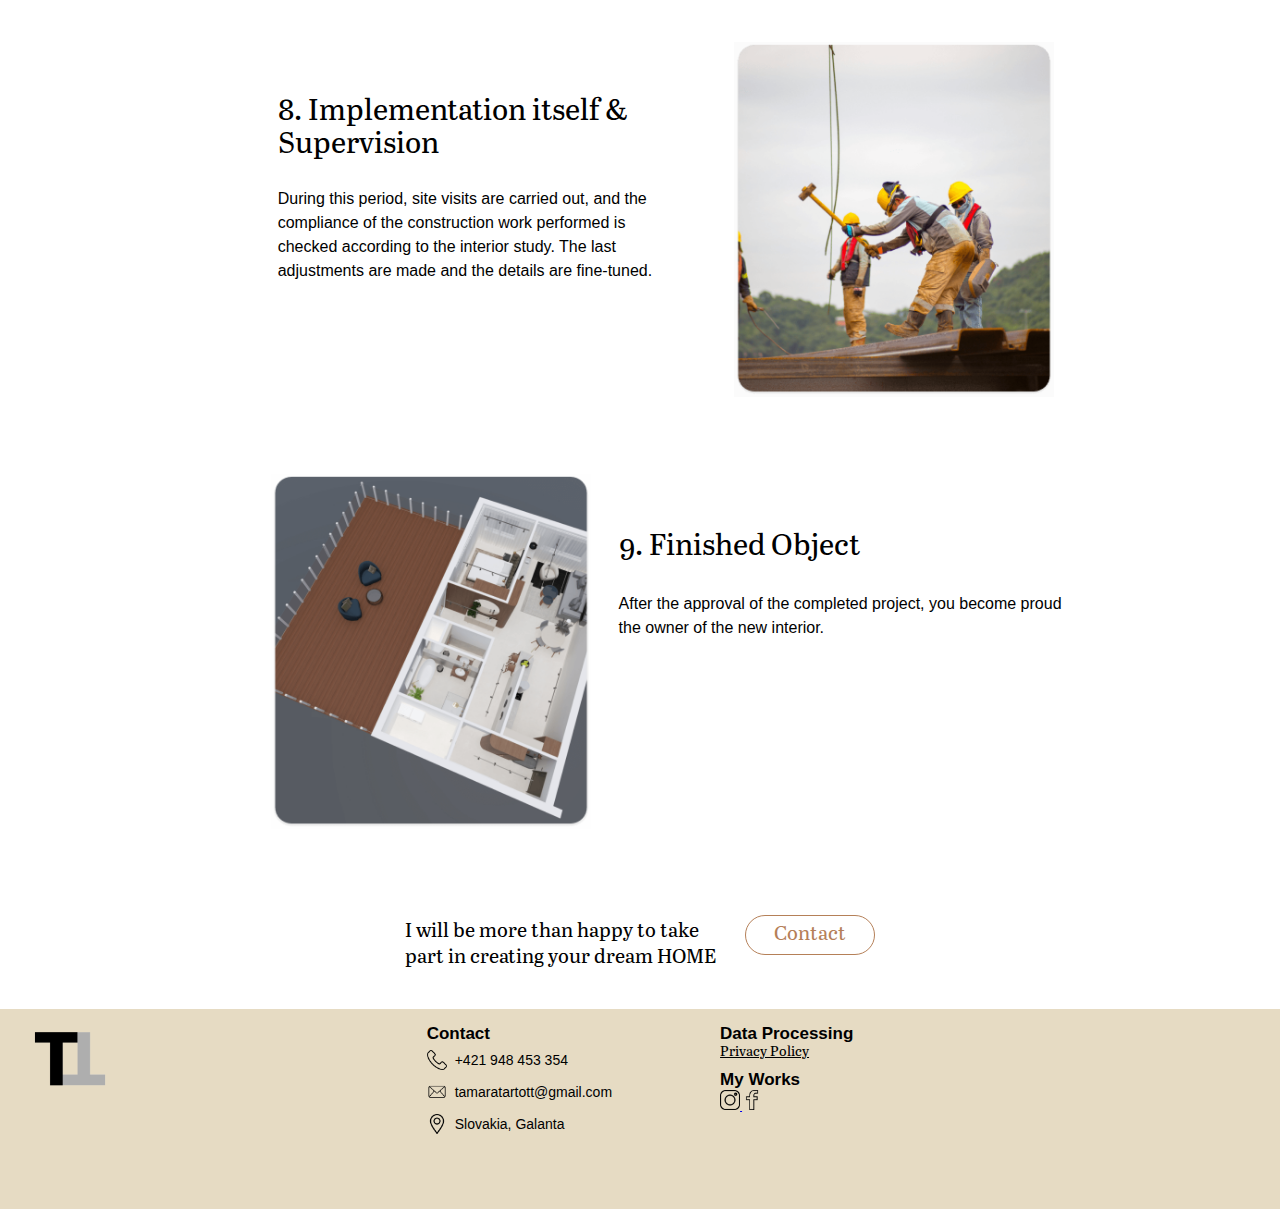
<file: myworkprocess.html>
<!DOCTYPE html>
<html lang="en">
	<head>
		<meta charset="UTF-8" />
		<meta http-equiv="X-UA-Compatible" content="IE=edge" />
		<meta name="viewport" content="width=device-width, initial-scale=1.0" />
		<link rel="apple-touch-icon" sizes="152x152" href="./assets/images/apple-touch-icon.png">
		<link rel="icon" type="image/png" sizes="32x32" href="./assets/images/favicon-32x32.png">
		<link rel="icon" type="image/png" sizes="16x16" href="./assets/images/favicon-16x16.png">
		<link rel="manifest" href="./assets/images/site.webmanifest">
		<link rel="mask-icon" href="./assets/images/safari-pinned-tab.svg" color="#5bbad5">
		<meta name="msapplication-TileColor" content="#da532c">
		<meta name="theme-color" content="#ffffff">
		<link rel="stylesheet" href="./assets/stylesheet.css" />
		<script src="./assets/navbar.js" defer></script>
		<meta name="description" content="Tamara Tarttot Interior design, 3D visualization, Modern Design, Affordable Interior Design">
		<title>My Work Process!</title>
	</head>
	<body>
		<div class="sticky">
			<section class="navigation">
				<div class="logowrapper">
					<a class="linklogo" href="./index.html"
						><img class="logo" alt="Logo" src="./assets/images/TT_logo_no_bg.png"
					/></a>
				</div>
				<nav>
					<ul>
						<div class="dropdown">
							<p class="dropdown-btn">My Work</p>
							<div class="dropdown-links">
								<a href="./projects.html">Full Projects</a>
								<a href="./rooms.html">Single Rooms</a>
							</div>
						</div>
						<li><a class="nav-link" href="./aboutme.html">My Story</a></li>
						<li>
							<a class="nav-link nav-active" href="./myworkprocess.html"
								>My Work Process</a
							>
						</li>
						<li><a class="nav-link" href="./pricing.html">Pricing List</a></li>
						<button class="nav-button">
							<a class="in-button" href="./contact.html">Contact</a>
						</button>
					</ul>
				</nav>

				<div class="mobile-nav">
					<div class="burger">
						<div class="line1"></div>
						<div class="line2"></div>
						<div class="line3"></div>
					</div>

					<div class="expanded-menu">
						<p class="tamara">TAMARA TARTOTT</p>
						<div class="mobile-navwrapper">
							<a class="mobile-nav" href="./index.html">Home</a>
							<a class="mobile-nav" href="./projects.html">Full Projects</a>
							<a class="mobile-nav" href="./rooms.html">Single Rooms</a>
							<a class="mobile-nav" href="./aboutme.html">My Story</a>
							<a class="mobile-nav mobile-active" href="./myworkprocess.html"
								>My Work Process</a
							>
							<a class="mobile-nav" href="./pricing.html"
								>Pricing List</a
							>
							<a class="mobile-nav" href="./contact.html">Contact</a>
						</div>

						<div class="nav-footer">
							<p class="nav-footerp">
								E-mail me at:<br />tamaratartott@gmail.com
							</p>
							<img
								class="nav-footer-img"
								src="./assets/images/navig.svg"
								alt="Instagram"
							/>
							<img
								class="nav-footer-img"
								src="./assets/images/navfb.svg"
								alt="Facebook"
							/>
						</div>
					</div>
				</div>
			</section>
		</div>
		<main>
			<h1 class="heading-hero">My work process</h1>
			<section class="hero3">
				<div class="hero3wrapper">
					<div class="hero3-inwrapper1">
						<img
							class="hero3-photos"
							src="./assets/images/workprocess.png"
							alt="Photo"
						/>
						<div class="hero3-block">
							<p class="hero3-blockh">1. Initial Meeting</p>
							<p class="hero3-blockp">
								Contact me in any way you prefer (phone, e-mail, message). To
								get basic info about your existing or future interior (object
								under construction, etc.) I usually use a short questionnaire.
								The introductory interview and your answers will help me get the
								best possible information about your needs, ideas, and demands
								for your future new interior before our first personal meeting.
							</p>
						</div>
					</div>
					<div class="hero3-inwrapper2 wp-wr2">
						<div class="hero3-block2">
							<p class="hero3-blockh">2. Space Measurement</p>
							<p class="hero3-blockp">
								This is followed by a personal meeting associated with the
								inspection, photo documentation and measurement of all rooms
								that will be affected by the design / implementation of the
								interior. In the case of a non-existent interior, the project
								documentation is used. This stage is the absolute basic and
								starting point from which all other works and their scope are
								derived. This also creates and clarifies the basis for
								determining the price for the services of an interior designer.
								The subsequent phase results in the creation of the drawing
								current disposition.
							</p>
						</div>
						<img
							class="hero3-photos"
							src="./assets/images/workprocess1.png"
							alt="Photo"
						/>
					</div>
					<div class="hero3-inwrapper1">
						<img
							class="hero3-photos"
							src="./assets/images/workprocess2.png"
							alt="Photo"
						/>
						<div class="hero3-block">
							<p class="hero3-blockh">3. Available Solutions</p>
							<p class="hero3-blockp">
								In this phase, one (max. Two) of the best and most suitable
								interior layout solutions is implemented in terms of its area
								options, ergonomics, expected purpose, statics, existing or
								planned changes to the installation (connections, networks,
								etc.), etc. At the same time, the whole part of this process is
								based on the client's assignment with the intention of arriving
								at the most ideal layout solution, which will take into account
								all his needs, wishes and ideas.
							</p>
						</div>
					</div>
					<div class="hero3-inwrapper2 wp-wr2">
						<div class="hero3-block2">
							<p class="hero3-blockh">4. Interior Study Development</p>
							<p class="hero3-blockp">
								This phase is one of the most interesting for many. She is very
								joyful, playful and creative. We are looking for and creating
								the style, mood and atmosphere of your future interior. In the
								form of a moodboard (mood board in the form of a collage) and
								sketches, I will introduce you to the key details of the
								interior: color, furniture shapes, materials, lamps, fixtures,
								etc.
							</p>
						</div>
						<img
							class="hero3-photos"
							src="./assets/images/workprocess3.png"
							alt="Photo"
						/>
					</div>
					<div class="hero3-inwrapper1">
						<img
							class="hero3-photos"
							src="./assets/images/workprocess4.png"
							alt="Photo"
						/>
						<div class="hero3-block">
							<p class="hero3-blockh">5. Material Selection</p>
							<p class="hero3-blockp">
								Following the previous step, if the client is interested in the
								implementation project, the phase of selection of specific
								materials and furnishing items from which the price offer of the
								implementation is derived follows.
							</p>
						</div>
					</div>
					<div class="hero3-inwrapper2 wp-wr2">
						<div class="hero3-block2">
							<p class="hero3-blockh">6. Realistic 3D Drawing</p>
							<p class="hero3-blockp">
								This phase is one of the most interesting for many. She is very
								joyful, playful and creative. We are looking for and creating
								the style, mood and atmosphere of your future interior. In the
								form of a moodboard (mood board in the form of a collage) and
								sketches, I will introduce you to the key details of the
								interior: color, furniture shapes, materials, lamps, fixtures,
								etc.
							</p>
						</div>
						<img
							class="hero3-photos"
							src="./assets/images/workprocess5.png"
							alt="Photo"
						/>
					</div>
					<div class="hero3-inwrapper1">
						<img
							class="hero3-photos"
							src="./assets/images/workprocess6.png"
							alt="Photo"
						/>
						<div class="hero3-block">
							<p class="hero3-blockh">7. Basic Technical Background</p>
							<p class="hero3-blockp">
								The basic technical documentation of the project contains all
								the necessary documents for individual professions. Based on the
								finished implementation project, I will calculate an estimate of
								the work for you, as well as the cost of production and assembly
								of custom-made furniture and other furnishing elements.
							</p>
						</div>
					</div>
					<div class="hero3-inwrapper2 wp-wr2">
						<div class="hero3-block2">
							<p class="hero3-blockh">8. Implementation itself & Supervision</p>
							<p class="hero3-blockp">
								During this period, site visits are carried out, and the
								compliance of the construction work performed is checked
								according to the interior study. The last adjustments are made
								and the details are fine-tuned.
							</p>
						</div>
						<img
							class="hero3-photos"
							src="./assets/images/workprocess7.png"
							alt="Photo"
						/>
					</div>
					<div class="hero3-inwrapper1">
						<img
							class="hero3-photos"
							src="./assets/images/workprocess8.png"
							alt="Photo"
						/>
						<div class="hero3-block">
							<p class="hero3-blockh">9. Finished Object</p>
							<p class="hero3-blockp">
								After the approval of the completed project, you become proud
								the owner of the new interior.
							</p>
						</div>
					</div>
				</div>
			</section>
			<section class="ending">
				<h3 class="endingH">
					I will be more than happy to take part in creating your dream HOME
				</h3>
				<button class="endingButton">
					<a href="./contact.html" class="endingInButton">Contact</a>
				</button>
			</section>
		</main>
		<footer>
			<a class="footer-LA" href="./index.html"
				><img class="footerlogo" src="./assets/images/TT_logo_no_bg.png"
			/></a>
			<section class="footerWrap">
				<aside>
					<div class="footerdiv">
						<h3 class="footerH">Contact</h3>
						<div class="footer-in">
							<img class="footersvg" src="./assets/images/telephone.svg" />
							<p class="footerP">+421 948 453 354</p>
						</div>
						<div class="footer-in">
							<img class="footersvg" src="./assets/images/email.svg" />
							<p class="footerP">tamaratartott@gmail.com</p>
						</div>
						<div class="footer-in">
							<img class="footersvg" src="./assets/images/location.svg" />
							<p class="footerP">Slovakia, Galanta</p>
						</div>
					</div>
					<div class="footerdiv-wrapper">
						<div class="footerdiv">
							<h3 class="footerH">Data Processing</h3>
							<a class="privacy" href="./privacy.html">Privacy Policy</a>
						</div>

						<div class="footerdiv divlast">
							<h3 class="footerH">My Works</h3>
							<div class="wrapsvg">
								<a class="href" href="https://www.instagram.com/tamaratartott/">
									<img
										class="footersvg"
										src="./assets/images/ig.svg"
										alt="instagram"
									/>
								</a>
								<a class="href" href="https://www.instagram.com/tamaratartott/">
									<img
										class="footersvg"
										src="./assets/images/fb.svg"
										alt="facebook"
									/>
								</a>
							</div>
						</div>
					</div>
				</aside>
			</section>
		</footer>
	</body>
</html>


<!-- 
	https://unsplash.com/photos/7okkFhxrxNw
	https://www.flaticon.com/premium-icon/email_2549872?term=email&page=1&position=11&page=1&position=11&related_id=2549872&origin=style#
	https://www.flaticon.com/free-icon/telephone_159832?term=phone&page=1&position=5&page=1&position=5&related_id=159832&origin=search
	https://www.flaticon.com/premium-icon/location_2838912?term=location&page=1&position=3&page=1&position=3&related_id=2838912&origin=style#
	https://www.flaticon.com/premium-icon/instagram_717392?term=instagram&page=1&position=7&page=1&position=7&related_id=717392&origin=style#
	https://www.flaticon.com/premium-icon/facebook_3128208?term=facebook&page=1&position=14&page=1&position=14&related_id=3128208&origin=style#
	https://www.flaticon.com/free-icon/copyright_2088619?term=copyright&page=1&position=3&page=1&position=3&related_id=2088619&origin=style#
	https://fonts.adobe.com/fonts/abril
	https://fonts.adobe.com/fonts/ibm-plex-serif
	https://www.flaticon.com/premium-icon/phone_2198371?term=phone&page=1&position=62&page=1&position=62&related_id=2198371&origin=style
	https://www.flaticon.com/premium-icon/email_542638?term=mail&page=1&position=4&page=1&position=4&related_id=542638&origin=style
	https://www.flaticon.com/free-icon/instagram_1077042?term=instagram&page=1&position=4&page=1&position=4&related_id=1077042&origin=style#
	https://www.flaticon.com/free-icon/facebook_160154?term=facebook&page=1&position=35&page=1&position=35&related_id=160154&origin=style#
	https://unsplash.com/photos/GJxNMx-HviM
	https://unsplash.com/photos/tqu0IOMaiU8
	https://unsplash.com/photos/JH_R66BihvA
	https://unsplash.com/photos/qi-H70ga93s
	https://unsplash.com/photos/-OPMjDlmE4w
	https://unsplash.com/photos/JaoVGh5aJ3E
	https://unsplash.com/photos/fteR0e2BzKo
 -->
</file>
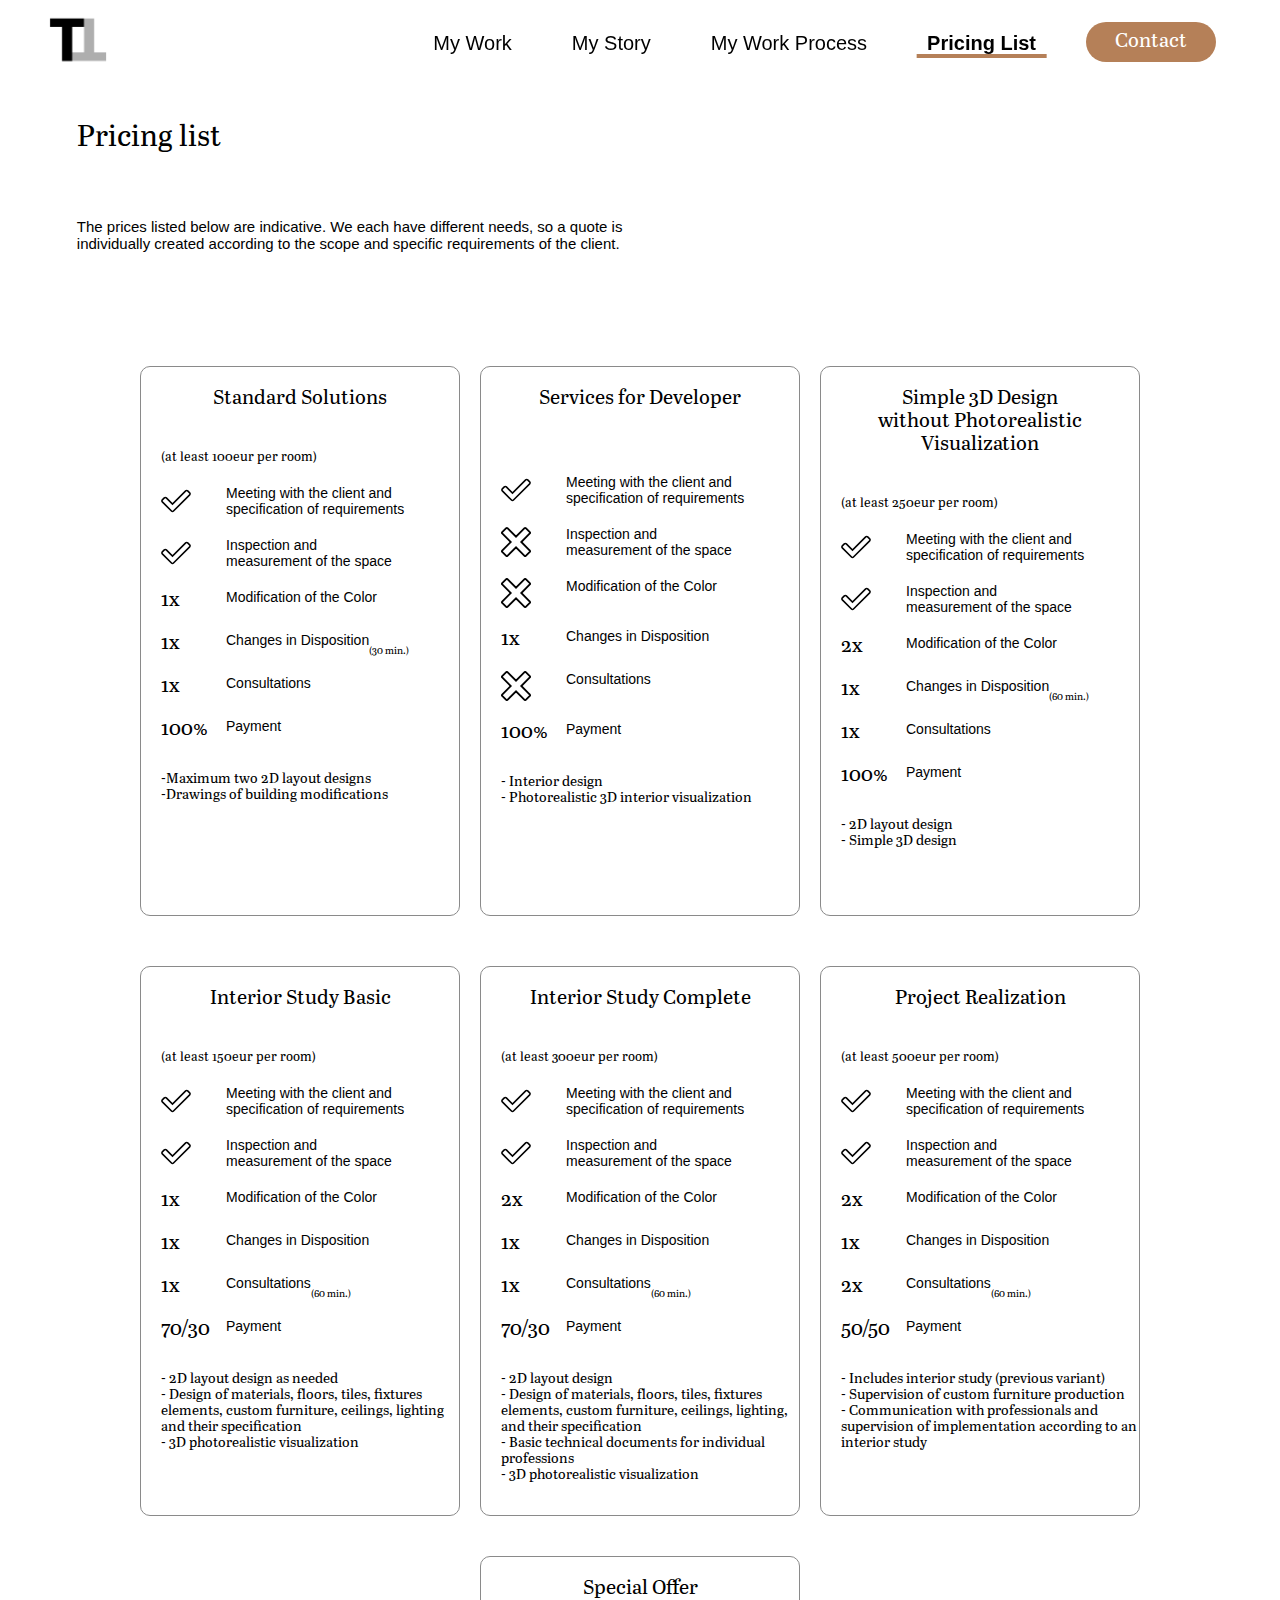
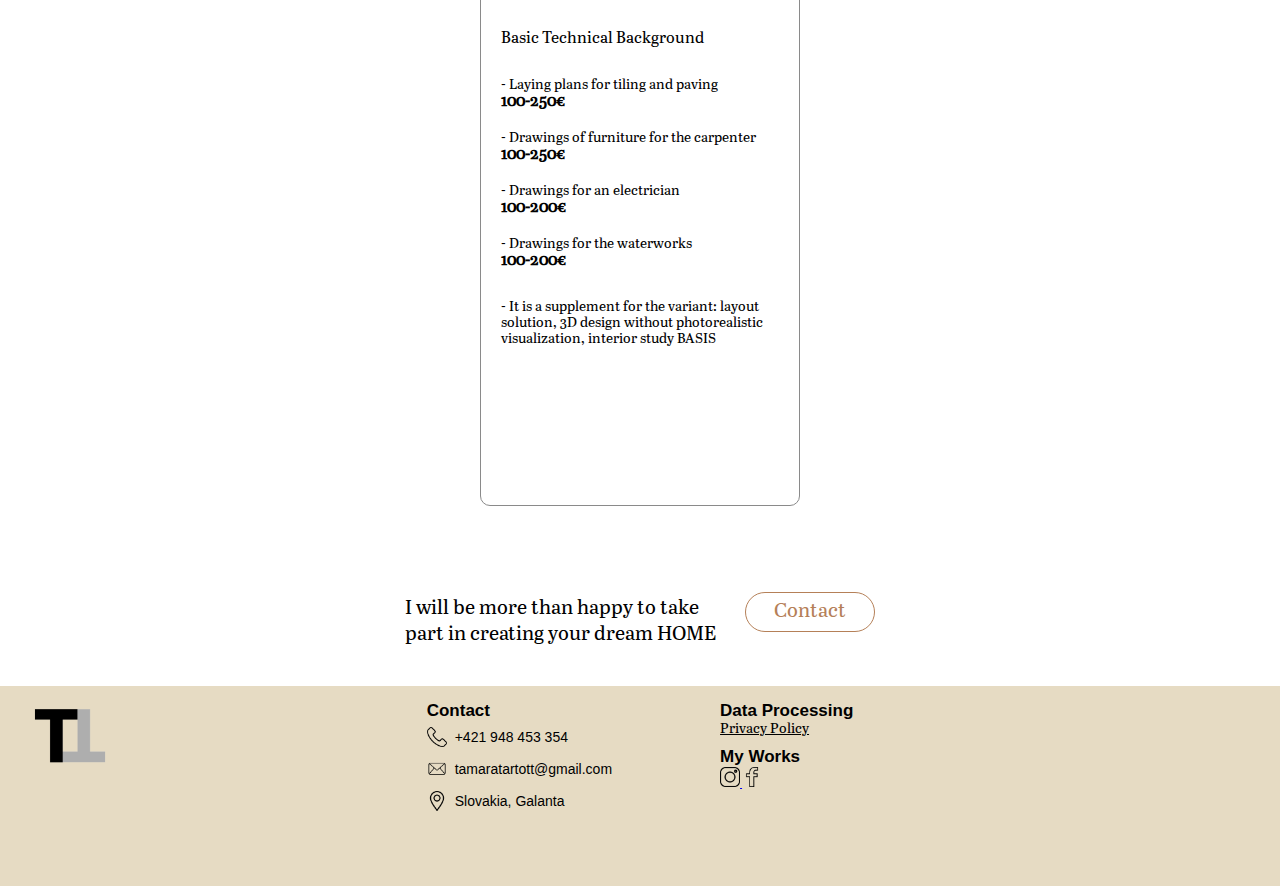
<file: pricing.html>
<!DOCTYPE html>
<html lang="en">
	<head>
		<meta charset="UTF-8" />
		<meta http-equiv="X-UA-Compatible" content="IE=edge" />
		<meta name="viewport" content="width=device-width, initial-scale=1.0" />
		<link rel="apple-touch-icon" sizes="152x152" href="./assets/images/apple-touch-icon.png">
		<link rel="icon" type="image/png" sizes="32x32" href="./assets/images/favicon-32x32.png">
		<link rel="icon" type="image/png" sizes="16x16" href="./assets/images/favicon-16x16.png">
		<link rel="manifest" href="./assets/images/site.webmanifest">
		<link rel="mask-icon" href="./assets/images/safari-pinned-tab.svg" color="#5bbad5">
		<meta name="msapplication-TileColor" content="#da532c">
		<meta name="theme-color" content="#ffffff">
		<link rel="stylesheet" href="./assets/stylesheet.css" />
		<script src="./assets/navbar.js" defer></script>
		<meta name="description" content="Tamara Tarttot Interior design, 3D visualization, Modern Design, Affordable Interior Design">
		<title>Pricing list</title>
	</head>
	<body>
		<div class="sticky">
			<section class="navigation">
				<div class="logowrapper">
					<a class="linklogo" href="./index.html"
						><img class="logo" alt="Logo" src="./assets/images/TT_logo_no_bg.png"
					/></a>
				</div>
				<nav>
					<ul>
						<div class="dropdown">
							<p class="dropdown-btn">My Work</p>
							<div class="dropdown-links">
								<a href="./projects.html">Full Projects</a>
								<a href="./rooms.html">Single Rooms</a>
							</div>
						</div>
						<li><a class="nav-link" href="./aboutme.html">My Story</a></li>
						<li>
							<a class="nav-link" href="./myworkprocess.html"
								>My Work Process</a
							>
						</li>
						<li><a class="nav-link nav-active" href="./pricing.html">Pricing List</a></li>
						<button class="nav-button">
							<a class="in-button" href="./contact.html">Contact</a>
						</button>
					</ul>
				</nav>

				<div class="mobile-nav">
					<div class="burger">
						<div class="line1"></div>
						<div class="line2"></div>
						<div class="line3"></div>
					</div>

					<div class="expanded-menu">
						<p class="tamara">TAMARA TARTOTT</p>
						<div class="mobile-navwrapper">
							<a class="mobile-nav" href="./index.html">Home</a>
							<a class="mobile-nav" href="./projects.html">Full Projects</a>
							<a class="mobile-nav" href="./rooms.html">Single Rooms</a>
							<a class="mobile-nav" href="./aboutme.html">My Story</a>
							<a class="mobile-nav" href="./myworkprocess.html"
								>My Work Process</a
							>
							<a class="mobile-nav mobile-active" href="./pricing.html"
								>Pricing List</a
							>
							<a class="mobile-nav" href="./contact.html">Contact</a>
						</div>

						<div class="nav-footer">
							<p class="nav-footerp">
								E-mail me at:<br />tamaratartott@gmail.com
							</p>
							<img
								class="nav-footer-img"
								src="./assets/images/navig.svg"
								alt="Instagram"
							/>
							<img
								class="nav-footer-img"
								src="./assets/images/navfb.svg"
								alt="Facebook"
							/>
						</div>
					</div>
				</div>
			</section>
		</div>
		<main>
			<h1 class="heading-hero">Pricing list</h1>
			<p class="pricing-p">
				The prices listed below are indicative. We each have different needs, so
				a quote is individually created according to the scope and specific
				requirements of the client.
			</p>
			<section class="price-cards">
				<div class="price-wrapper">
					<div class="content-row">
						<div class="price-inwrapper0 card">
							<h2 class="price-h priceh-card0">Standard Solutions</h2>
							<p class="price-minimum">(at least 100eur per room)</p>
							<div class="price-row1 row-price">
								<img
									class="image-row1 row-price"
									src="./assets/images/check.svg"
									alt="Yes"
								/>
								<p class="text-row1">
									Meeting with the client and specification of requirements
								</p>
							</div>
							<div class="price-row2 row-price">
								<img
									class="image-row1 row-price"
									src="./assets/images/check.svg"
									alt="Yes"
								/>
								<p class="text-row1">
									Inspection and <br />
									measurement of the space
								</p>
							</div>
							<div class="price-row3 row-price">
								<p class="image-row1 text">1x</p>
								<p class="text-row1">Modification of the Color</p>
							</div>
							<div class="price-row4 row-price">
								<p class="image-row1 text">1x</p>
								<p class="text-row1">
									Changes in Disposition<span class="subtext-row1"
										>(30 min.)</span
									>
								</p>
							</div>
							<div class="price-row5 row-price">
								<p class="image-row1 text">1x</p>
								<p class="text-row1">Consultations</p>
							</div>
							<div class="price-row6 row-price">
								<p class="image-row1 text">100%</p>
								<p class="text-row1">Payment</p>
							</div>
							<div class="price-row7 under-row">
								<p class="under-text">-Maximum two 2D layout designs</p>
								<p class="under-text">-Drawings of building modifications</p>
							</div>
						</div>
						<div class="price-inwrapper1 card">
							<h2 class="price-h priceh-card1">Services for Developer</h2>
							<div class="price-row1 card1-row row-price">
								<img
									class="image-row1 row-price"
									src="./assets/images/check.svg"
									alt="Yes"
								/>
								<p class="text-row1">
									Meeting with the client and specification of requirements
								</p>
							</div>
							<div class="price-row2 row-price">
								<img
									class="image-row1 row-price"
									src="./assets/images/x.svg"
									alt="No"
								/>
								<p class="text-row1">
									Inspection and <br />
									measurement of the space
								</p>
							</div>
							<div class="price-row3 row-price">
								<img class="image-row1" src="./assets/images/x.svg" alt="No" />
								<p class="text-row1">Modification of the Color</p>
							</div>
							<div class="price-row4 row-price">
								<p class="image-row1 text">1x</p>
								<p class="text-row1">Changes in Disposition</p>
							</div>
							<div class="price-row5 row-price">
								<img class="image-row1" src="./assets//images/x.svg" />
								<p class="text-row1">Consultations</p>
							</div>
							<div class="price-row6 row-price">
								<p class="image-row1 text">100%</p>
								<p class="text-row1">Payment</p>
							</div>
							<div class="price-row7 under-row">
								<p class="under-text">- Interior design</p>
								<p class="under-text">
									- Photorealistic 3D interior visualization
								</p>
							</div>
						</div>
						<div class="price-inwrapper2 card">
							<div class="h-wrap">
								<h2 class="price-h">
									Simple 3D Design without Photorealistic Visualization
								</h2>
							</div>
							<p class="price-minimum">(at least 250eur per room)</p>
							<div class="price-row1 row-price">
								<img
									class="image-row1 row-price"
									src="./assets/images/check.svg"
									alt="Yes"
								/>
								<p class="text-row1">
									Meeting with the client and specification of requirements
								</p>
							</div>
							<div class="price-row2 row-price">
								<img
									class="image-row1 row-price"
									src="./assets/images/check.svg"
									alt="Yes"
								/>
								<p class="text-row1">
									Inspection and <br />
									measurement of the space
								</p>
							</div>
							<div class="price-row3 row-price">
								<p class="image-row1 text">2x</p>
								<p class="text-row1">Modification of the Color</p>
							</div>
							<div class="price-row4 row-price">
								<p class="image-row1 text">1x</p>
								<p class="text-row1">
									Changes in Disposition<span class="subtext-row1"
										>(60 min.)</span
									>
								</p>
							</div>
							<div class="price-row5 row-price">
								<p class="image-row1 text">1x</p>
								<p class="text-row1">Consultations</p>
							</div>
							<div class="price-row6 row-price">
								<p class="image-row1 text">100%</p>
								<p class="text-row1">Payment</p>
							</div>
							<div class="price-row7 under-row">
								<p class="under-text">- 2D layout design</p>
								<p class="under-text">- Simple 3D design</p>
							</div>
						</div>
					</div>

					<div class="content-row">
						<div class="price-inwrapper3 card">
							<h2 class="price-h">Interior Study Basic</h2>
							<p class="price-minimum">(at least 150eur per room)</p>
							<div class="price-row1 row-price">
								<img
									class="image-row1 row-price"
									src="./assets/images/check.svg"
									alt="Yes"
								/>
								<p class="text-row1">
									Meeting with the client and specification of requirements
								</p>
							</div>
							<div class="price-row2 row-price">
								<img
									class="image-row1 row-price"
									src="./assets/images/check.svg"
									alt="Yes"
								/>
								<p class="text-row1">
									Inspection and <br />
									measurement of the space
								</p>
							</div>
							<div class="price-row3 row-price">
								<p class="image-row1 text">1x</p>
								<p class="text-row1">Modification of the Color</p>
							</div>
							<div class="price-row4 row-price">
								<p class="image-row1 text">1x</p>
								<p class="text-row1">Changes in Disposition</p>
							</div>
							<div class="price-row5 row-price">
								<p class="image-row1 text">1x</p>
								<p class="text-row1">
									Consultations<span class="subtext-row1">(60 min.)</span>
								</p>
							</div>
							<div class="price-row6 row-price">
								<p class="image-row1 text">70/30</p>
								<p class="text-row1">Payment</p>
							</div>
							<div class="price-row7 under-row">
								<p class="under-text">- 2D layout design as needed</p>
								<p class="under-text">
									- Design of materials, floors, tiles, fixtures elements,
									custom furniture, ceilings, lighting and their specification
								</p>
								<p class="under-text">- 3D photorealistic visualization</p>
							</div>
						</div>
						<div class="price-inwrapper4 card">
							<h2 class="price-h">Interior Study Complete</h2>
							<p class="price-minimum">(at least 300eur per room)</p>
							<div class="price-row1 row-price">
								<img
									class="image-row1 row-price"
									src="./assets/images/check.svg"
									alt="Yes"
								/>
								<p class="text-row1">
									Meeting with the client and specification of requirements
								</p>
							</div>
							<div class="price-row2 row-price">
								<img
									class="image-row1 row-price"
									src="./assets/images/check.svg"
									alt="Yes"
								/>
								<p class="text-row1">
									Inspection and <br />
									measurement of the space
								</p>
							</div>
							<div class="price-row3 row-price">
								<p class="image-row1 text">2x</p>
								<p class="text-row1">Modification of the Color</p>
							</div>
							<div class="price-row4 row-price">
								<p class="image-row1 text">1x</p>
								<p class="text-row1">Changes in Disposition</p>
							</div>
							<div class="price-row5 row-price">
								<p class="image-row1 text">1x</p>
								<p class="text-row1">
									Consultations<span class="subtext-row1">(60 min.)</span>
								</p>
							</div>
							<div class="price-row6 row-price">
								<p class="image-row1 text">70/30</p>
								<p class="text-row1">Payment</p>
							</div>
							<div class="price-row7 under-row">
								<p class="under-text">- 2D layout design</p>
								<p class="under-text">
									- Design of materials, floors, tiles, fixtures elements,
									custom furniture, ceilings, lighting, and their specification
								</p>
								<p class="under-text">
									- Basic technical documents for individual professions
								</p>
								<p class="under-text">- 3D photorealistic visualization</p>
							</div>
						</div>
						<div class="price-inwrapper5 card">
							<h2 class="price-h">Project Realization</h2>
							<p class="price-minimum">(at least 500eur per room)</p>
							<div class="price-row1 row-price">
								<img
									class="image-row1 row-price"
									src="./assets/images/check.svg"
									alt="Yes"
								/>
								<p class="text-row1">
									Meeting with the client and specification of requirements
								</p>
							</div>
							<div class="price-row2 row-price">
								<img
									class="image-row1 row-price"
									src="./assets/images/check.svg"
									alt="Yes"
								/>
								<p class="text-row1">
									Inspection and <br />
									measurement of the space
								</p>
							</div>
							<div class="price-row3 row-price">
								<p class="image-row1 text">2x</p>
								<p class="text-row1">Modification of the Color</p>
							</div>
							<div class="price-row4 row-price">
								<p class="image-row1 text">1x</p>
								<p class="text-row1">Changes in Disposition</p>
							</div>
							<div class="price-row5 row-price">
								<p class="image-row1 text">2x</p>
								<p class="text-row1">
									Consultations<span class="subtext-row1">(60 min.)</span>
								</p>
							</div>
							<div class="price-row6 row-price">
								<p class="image-row1 text">50/50</p>
								<p class="text-row1">Payment</p>
							</div>
							<div class="price-row7 under-row">
								<p class="under-text">
									- Includes interior study (previous variant)
								</p>
								<p class="under-text">
									- Supervision of custom furniture production
								</p>
								<p class="under-text">
									- Communication with professionals and supervision of
									implementation according to an interior study
								</p>
							</div>
						</div>
					</div>

					<div class="price-inwrapper6 card last-card">
						<h2 class="price-h">Special Offer</h2>

						<p class="last-card-h">Basic Technical Background</p>
						<div class="last-card-row">
							<div class="last-card-text1">
								<p class="last-card-text">
									- Laying plans for tiling and paving
								</p>
								<p class="price">100-250€</p>
							</div>
							<div class="last-card-text1">
								<p class="last-card-text">
									- Drawings of furniture for the carpenter
								</p>
								<p class="price">100-250€</p>
							</div>
							<div class="last-card-text1">
								<p class="last-card-text">- Drawings for an electrician</p>
								<p class="price">100-200€</p>
							</div>
							<div class="last-card-text1">
								<p class="last-card-text">- Drawings for the waterworks</p>
								<p class="price">100-200€</p>
							</div>
						</div>
						<div class="price-row7 under-row">
							<p class="under-text">
								- It is a supplement for the variant: layout solution, 3D design
								without photorealistic visualization, interior study BASIS
							</p>
						</div>
					</div>
				</div>
			</section>
			<section class="ending">
				<h3 class="endingH">
					I will be more than happy to take part in creating your dream HOME
				</h3>
				<button class="endingButton">
					<a href="./contact.html" class="endingInButton">Contact</a>
				</button>
			</section>
		</main>
		<footer>
			<a class="footer-LA" href="./index.html"
				><img class="footerlogo" src="./assets/images/TT_logo_no_bg.png"
			/></a>
			<section class="footerWrap">
				<aside>
					<div class="footerdiv">
						<h3 class="footerH">Contact</h3>
						<div class="footer-in">
							<img class="footersvg" src="./assets/images/telephone.svg" />
							<p class="footerP">+421 948 453 354</p>
						</div>
						<div class="footer-in">
							<img class="footersvg" src="./assets/images/email.svg" />
							<p class="footerP">tamaratartott@gmail.com</p>
						</div>
						<div class="footer-in">
							<img class="footersvg" src="./assets/images/location.svg" />
							<p class="footerP">Slovakia, Galanta</p>
						</div>
					</div>
					<div class="footerdiv-wrapper">
						<div class="footerdiv">
							<h3 class="footerH">Data Processing</h3>
							<a class="privacy" href="./privacy.html">Privacy Policy</a>
						</div>

						<div class="footerdiv divlast">
							<h3 class="footerH">My Works</h3>
							<div class="wrapsvg">
								<a class="href" href="https://www.instagram.com/tamaratartott/">
									<img
										class="footersvg"
										src="./assets/images/ig.svg"
										alt="instagram"
									/>
								</a>
								<a class="href" href="https://www.instagram.com/tamaratartott/">
									<img
										class="footersvg"
										src="./assets/images/fb.svg"
										alt="facebook"
									/>
								</a>
							</div>
						</div>
					</div>
				</aside>
			</section>
		</footer>
	</body>
</html>


<!-- 
	https://unsplash.com/photos/7okkFhxrxNw
	https://www.flaticon.com/premium-icon/email_2549872?term=email&page=1&position=11&page=1&position=11&related_id=2549872&origin=style#
	https://www.flaticon.com/free-icon/telephone_159832?term=phone&page=1&position=5&page=1&position=5&related_id=159832&origin=search
	https://www.flaticon.com/premium-icon/location_2838912?term=location&page=1&position=3&page=1&position=3&related_id=2838912&origin=style#
	https://www.flaticon.com/premium-icon/instagram_717392?term=instagram&page=1&position=7&page=1&position=7&related_id=717392&origin=style#
	https://www.flaticon.com/premium-icon/facebook_3128208?term=facebook&page=1&position=14&page=1&position=14&related_id=3128208&origin=style#
	https://www.flaticon.com/free-icon/copyright_2088619?term=copyright&page=1&position=3&page=1&position=3&related_id=2088619&origin=style#
	https://fonts.adobe.com/fonts/abril
	https://fonts.adobe.com/fonts/ibm-plex-serif
	https://www.flaticon.com/premium-icon/phone_2198371?term=phone&page=1&position=62&page=1&position=62&related_id=2198371&origin=style
	https://www.flaticon.com/premium-icon/email_542638?term=mail&page=1&position=4&page=1&position=4&related_id=542638&origin=style
	https://www.flaticon.com/free-icon/instagram_1077042?term=instagram&page=1&position=4&page=1&position=4&related_id=1077042&origin=style#
	https://www.flaticon.com/free-icon/facebook_160154?term=facebook&page=1&position=35&page=1&position=35&related_id=160154&origin=style#
	https://unsplash.com/photos/GJxNMx-HviM
	https://unsplash.com/photos/tqu0IOMaiU8
	https://unsplash.com/photos/JH_R66BihvA
	https://unsplash.com/photos/qi-H70ga93s
	https://unsplash.com/photos/-OPMjDlmE4w
	https://unsplash.com/photos/JaoVGh5aJ3E
	https://unsplash.com/photos/fteR0e2BzKo
 -->
</file>
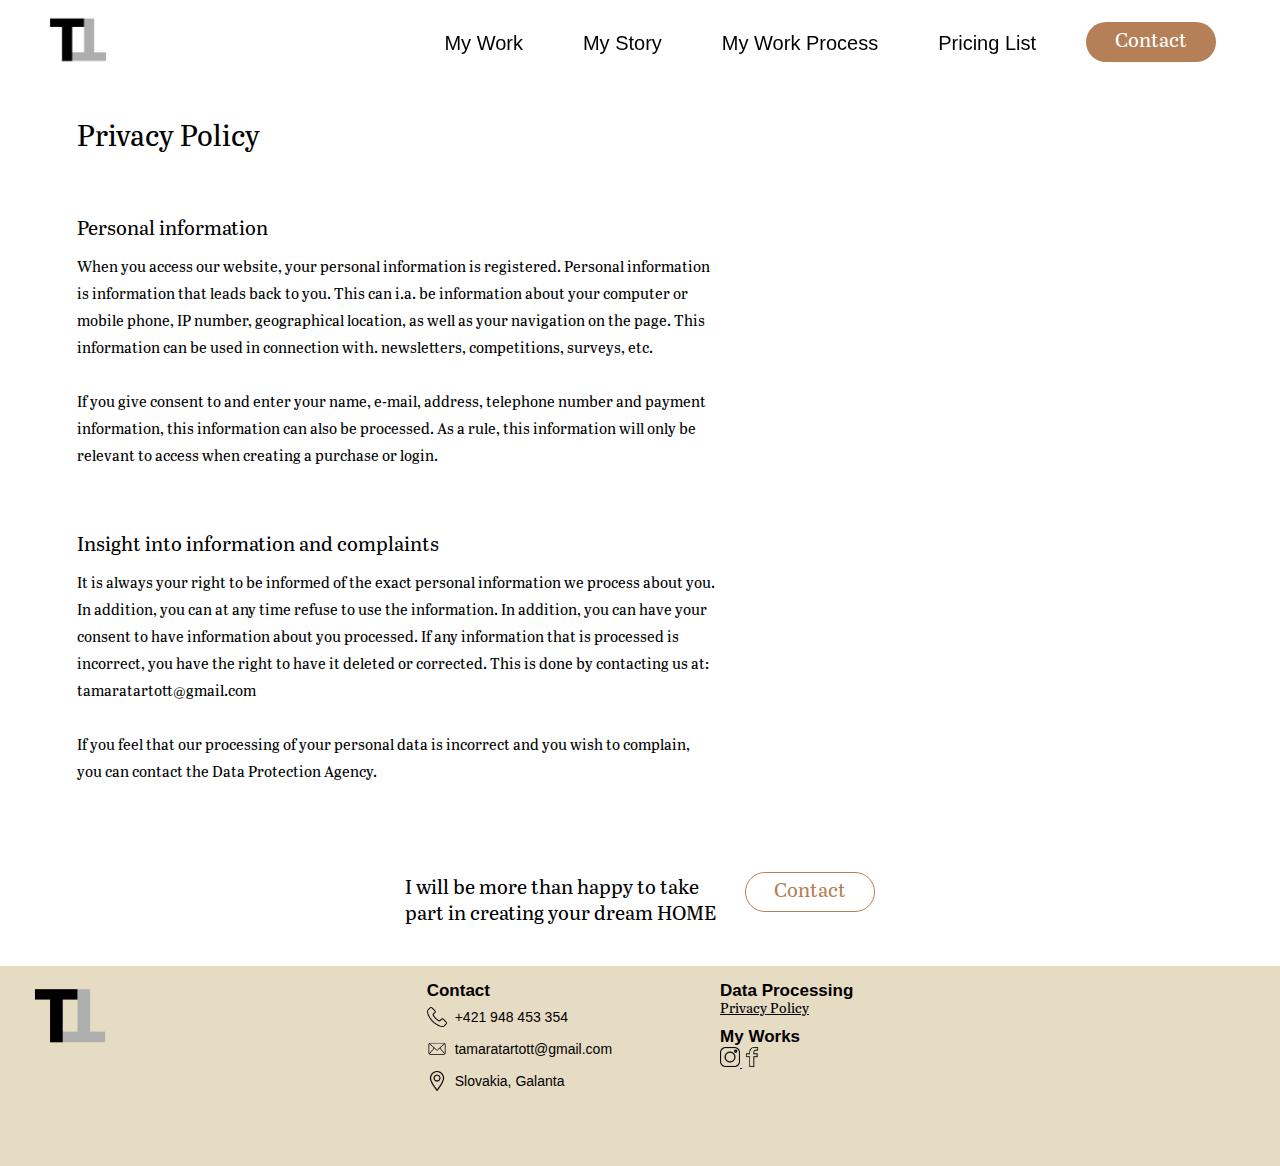
<file: privacy.html>
<!DOCTYPE html>
<html lang="en">
<head>
    <meta charset="UTF-8" />
		<meta http-equiv="X-UA-Compatible" content="IE=edge" />
		<meta name="viewport" content="width=device-width, initial-scale=1.0" />
		<link rel="apple-touch-icon" sizes="152x152" href="./assets/images/apple-touch-icon.png">
		<link rel="icon" type="image/png" sizes="32x32" href="./assets/images/favicon-32x32.png">
		<link rel="icon" type="image/png" sizes="16x16" href="./assets/images/favicon-16x16.png">
		<link rel="manifest" href="./assets/images/site.webmanifest">
		<link rel="mask-icon" href="./assets/images/safari-pinned-tab.svg" color="#5bbad5">
		<meta name="msapplication-TileColor" content="#da532c">
		<meta name="theme-color" content="#ffffff">
		<link rel="stylesheet" href="./assets/stylesheet.css" />
		<script src="./assets/navbar.js" defer></script>
		<meta name="description" content="Tamara Tarttot Interior design, 3D visualization, Modern Design, Affordable Interior Design">
		<title>Privacy page!</title>
</head>
<body>
    <div class="sticky">
        <section class="navigation">
            <div class="logowrapper">
                <a class="linklogo" href="./index.html"
                    ><img class="logo" alt="Logo" src="./assets/images/TT_logo_no_bg.png"
                /></a>
            </div>
            <nav>
                <ul>
                    <div class="dropdown">
                        <p class="dropdown-btn">My Work</p>
                        <div class="dropdown-links">
                            <a href="./projects.html">Full Projects</a>
                            <a href="./rooms.html">Single Rooms</a>
                        </div>
                    </div>
                    <li><a class="nav-link" href="./aboutme.html">My Story</a></li>
                    <li>
                        <a class="nav-link" href="./myworkprocess.html"
                            >My Work Process</a
                        >
                    </li>
                    <li><a class="nav-link" href="./pricing.html">Pricing List</a></li>
                    <button class="nav-button">
                        <a class="in-button" href="./contact.html">Contact</a>
                    </button>
                </ul>
            </nav>

            <div class="mobile-nav">
                <div class="burger">
                    <div class="line1"></div>
                    <div class="line2"></div>
                    <div class="line3"></div>
                </div>

                <div class="expanded-menu">
                    <p class="tamara">TAMARA TARTOTT</p>
                    <div class="mobile-navwrapper">
                        <a class="mobile-nav" href="./index.html">Home</a>
                        <a class="mobile-nav" href="./projects.html">Full Projects</a>
                        <a class="mobile-nav" href="./rooms.html">Single Rooms</a>
                        <a class="mobile-nav" href="./aboutme.html">My Story</a>
                        <a class="mobile-nav" href="./myworkprocess.html"
                            >My Work Process</a
                        >
                        <a class="mobile-nav" href="./pricing.html"
                            >Pricing List</a
                        >
                        <a class="mobile-nav" href="./contact.html">Contact</a>
                    </div>

                    <div class="nav-footer">
                        <p class="nav-footerp">
                            E-mail me at:<br />tamaratartott@gmail.com
                        </p>
                        <img
                            class="nav-footer-img"
                            src="./assets/images/navig.svg"
                            alt="Instagram"
                        />
                        <img
                            class="nav-footer-img"
                            src="./assets/images/navfb.svg"
                            alt="Facebook"
                        />
                    </div>
                </div>
            </div>
        </section>
    </div>
    <main>
        <h1 class="heading-hero">Privacy Policy</h1>
        <div class="privacy-wrapper">
            <p class="subheading-hero am">Personal information</p>
            <p class="privacy-p">When you access our website, your personal information is registered. Personal information is information that leads back to you. This can i.a. be information about your computer or mobile phone, IP number, geographical location, as well as your navigation on the page. This information can be used in connection with. newsletters, competitions, surveys, etc. <br><br>
    
                If you give consent to and enter your name, e-mail, address, telephone number and payment information, this information can also be processed. As a rule, this information will only be relevant to access when creating a purchase or login.</p>
    
            <p class="subheading-hero am">Insight into information and complaints</p>
            <p class="privacy-p">It is always your right to be informed of the exact personal information we process about you. In addition, you can at any time refuse to use the information. In addition, you can have your consent to have information about you processed. If any information that is processed is incorrect, you have the right to have it deleted or corrected. This is done by contacting us at:<br>
                tamaratartott@gmail.com<br><br>
                
                If you feel that our processing of your personal data is incorrect and you wish to complain, you can contact the Data Protection Agency.</p>
        </div>

            <section class="ending">
				<h3 class="endingH">
					I will be more than happy to take part in creating your dream HOME
				</h3>
				<button class="endingButton">
					<a href="./contact.html" class="endingInButton">Contact</a>
				</button>
			</section>
    </main>
    <footer>
        <a class="footer-LA" href="./index.html"
            ><img class="footerlogo" src="./assets/images/TT_logo_no_bg.png"
        /></a>
        <section class="footerWrap">
            <aside>
                <div class="footerdiv">
                    <h3 class="footerH">Contact</h3>
                    <div class="footer-in">
                        <img class="footersvg" src="./assets/images/telephone.svg" />
                        <p class="footerP">+421 948 453 354</p>
                    </div>
                    <div class="footer-in">
                        <img class="footersvg" src="./assets/images/email.svg" />
                        <p class="footerP">tamaratartott@gmail.com</p>
                    </div>
                    <div class="footer-in">
                        <img class="footersvg" src="./assets/images/location.svg" />
                        <p class="footerP">Slovakia, Galanta</p>
                    </div>
                </div>
                <div class="footerdiv-wrapper">
                    <div class="footerdiv">
                        <h3 class="footerH">Data Processing</h3>
                        <a class="privacy" href="./privacy.html">Privacy Policy</a>
                    </div>

                    <div class="footerdiv divlast">
                        <h3 class="footerH">My Works</h3>
                        <div class="wrapsvg">
                            <a class="href" href="https://www.instagram.com/tamaratartott/">
                                <img
                                    class="footersvg"
                                    src="./assets/images/ig.svg"
                                    alt="instagram"
                                />
                            </a>
                            <a class="href" href="https://www.instagram.com/tamaratartott/">
                                <img
                                    class="footersvg"
                                    src="./assets/images/fb.svg"
                                    alt="facebook"
                                />
                            </a>
                        </div>
                    </div>
                </div>
            </aside>
        </section>
    </footer>
</body>
</html>

<!-- 
	https://unsplash.com/photos/7okkFhxrxNw
	https://www.flaticon.com/premium-icon/email_2549872?term=email&page=1&position=11&page=1&position=11&related_id=2549872&origin=style#
	https://www.flaticon.com/free-icon/telephone_159832?term=phone&page=1&position=5&page=1&position=5&related_id=159832&origin=search
	https://www.flaticon.com/premium-icon/location_2838912?term=location&page=1&position=3&page=1&position=3&related_id=2838912&origin=style#
	https://www.flaticon.com/premium-icon/instagram_717392?term=instagram&page=1&position=7&page=1&position=7&related_id=717392&origin=style#
	https://www.flaticon.com/premium-icon/facebook_3128208?term=facebook&page=1&position=14&page=1&position=14&related_id=3128208&origin=style#
	https://www.flaticon.com/free-icon/copyright_2088619?term=copyright&page=1&position=3&page=1&position=3&related_id=2088619&origin=style#
	https://fonts.adobe.com/fonts/abril
	https://fonts.adobe.com/fonts/ibm-plex-serif
	https://www.flaticon.com/premium-icon/phone_2198371?term=phone&page=1&position=62&page=1&position=62&related_id=2198371&origin=style
	https://www.flaticon.com/premium-icon/email_542638?term=mail&page=1&position=4&page=1&position=4&related_id=542638&origin=style
	https://www.flaticon.com/free-icon/instagram_1077042?term=instagram&page=1&position=4&page=1&position=4&related_id=1077042&origin=style#
	https://www.flaticon.com/free-icon/facebook_160154?term=facebook&page=1&position=35&page=1&position=35&related_id=160154&origin=style#
	https://unsplash.com/photos/GJxNMx-HviM
	https://unsplash.com/photos/tqu0IOMaiU8
	https://unsplash.com/photos/JH_R66BihvA
	https://unsplash.com/photos/qi-H70ga93s
	https://unsplash.com/photos/-OPMjDlmE4w
	https://unsplash.com/photos/JaoVGh5aJ3E
	https://unsplash.com/photos/fteR0e2BzKo
 -->
</file>
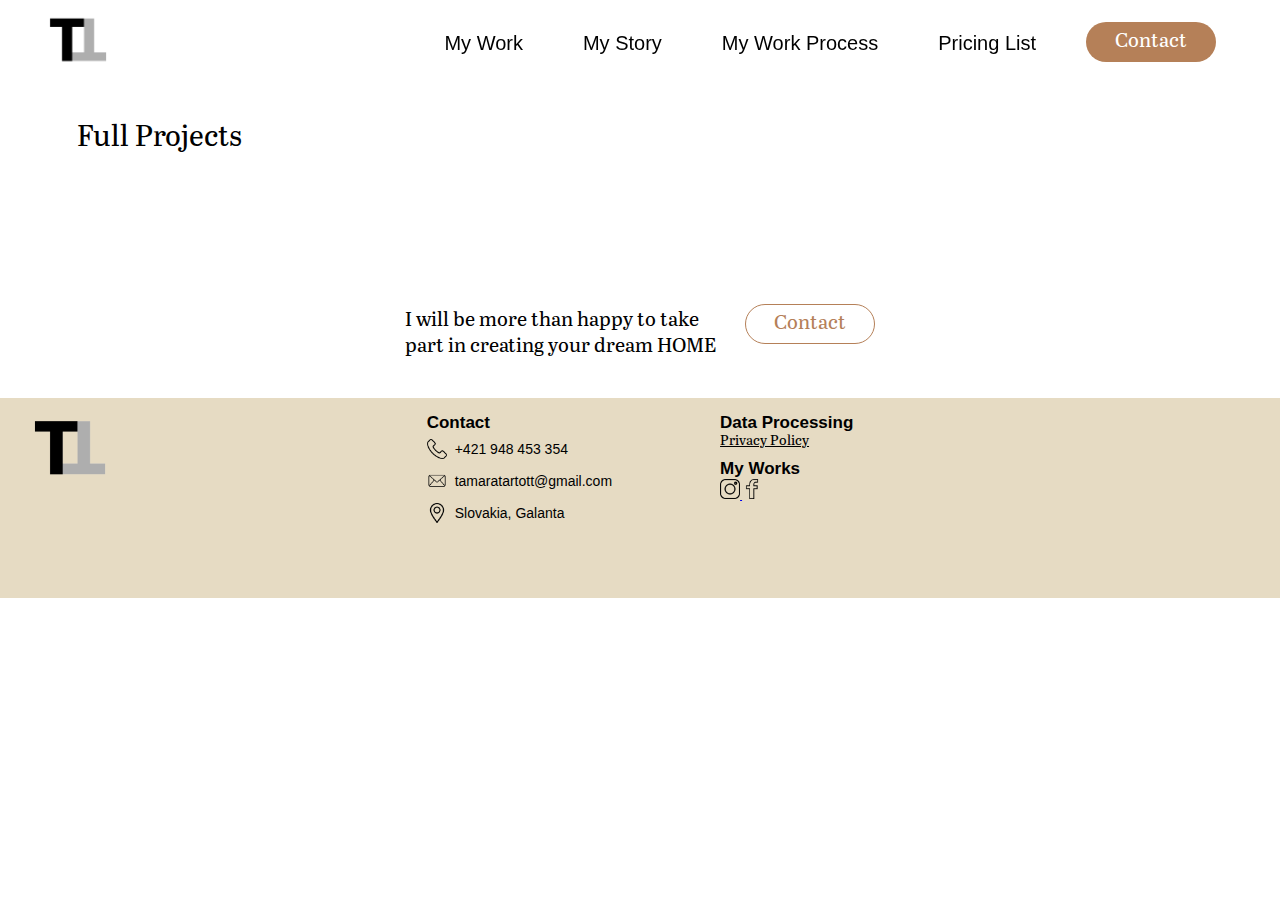
<file: projects.html>
<!DOCTYPE html>
<html lang="en">
	<head>
		<meta charset="UTF-8" />
		<meta http-equiv="X-UA-Compatible" content="IE=edge" />
		<meta name="viewport" content="width=device-width, initial-scale=1.0" />
		<link rel="apple-touch-icon" sizes="152x152" href="./assets/images/apple-touch-icon.png">
		<link rel="icon" type="image/png" sizes="32x32" href="./assets/images/favicon-32x32.png">
		<link rel="icon" type="image/png" sizes="16x16" href="./assets/images/favicon-16x16.png">
		<link rel="manifest" href="./assets/images/site.webmanifest">
		<link rel="mask-icon" href="./assets/images/safari-pinned-tab.svg" color="#5bbad5">
		<meta name="msapplication-TileColor" content="#da532c">
		<meta name="theme-color" content="#ffffff">
		<link rel="stylesheet" href="./assets/stylesheet.css" />
		<script src="./assets/projects.js" defer async></script>
		<script src="./assets/navbar.js" defer></script>
		<meta name="description" content="Tamara Tarttot Interior design, 3D visualization, Modern Design, Affordable Interior Design">
		<title>Projects</title>
	</head>
	<body>
		<div class="sticky">
			<section class="navigation">
				<div class="logowrapper">
					<a class="linklogo" href="./index.html"
						><img class="logo" alt="Logo" src="./assets/images/TT_logo_no_bg.png"
					/></a>
				</div>
				<nav>
					<ul>
						<div class="dropdown">
							<p class="dropdown-btn">My Work</p>
							<div class="dropdown-links">
								<a href="./projects.html">Full Projects</a>
								<a href="./rooms.html">Single Rooms</a>
							</div>
						</div>
						<li><a class="nav-link" href="./aboutme.html">My Story</a></li>
						<li>
							<a class="nav-link" href="./myworkprocess.html"
								>My Work Process</a
							>
						</li>
						<li><a class="nav-link" href="./pricing.html">Pricing List</a></li>
						<button class="nav-button">
							<a class="in-button" href="./contact.html">Contact</a>
						</button>
					</ul>
				</nav>

				<div class="mobile-nav">
					<div class="burger">
						<div class="line1"></div>
						<div class="line2"></div>
						<div class="line3"></div>
					</div>

					<div class="expanded-menu">
						<p class="tamara">TAMARA TARTOTT</p>
						<div class="mobile-navwrapper">
							<a class="mobile-nav" href="./index.html">Home</a>
							<a class="mobile-nav mobile-active" href="./projects.html">Full Projects</a>
							<a class="mobile-nav" href="./rooms.html">Single Rooms</a>
							<a class="mobile-nav" href="./aboutme.html">My Story</a>
							<a class="mobile-nav" href="./myworkprocess.html"
								>My Work Process</a
							>
							<a class="mobile-nav" href="./pricing.html"
								>Pricing List</a
							>
							<a class="mobile-nav" href="./contact.html">Contact</a>
						</div>

						<div class="nav-footer">
							<p class="nav-footerp">
								E-mail me at:<br />tamaratartott@gmail.com
							</p>
							<img
								class="nav-footer-img"
								src="./assets/images/navig.svg"
								alt="Instagram"
							/>
							<img
								class="nav-footer-img"
								src="./assets/images/navfb.svg"
								alt="Facebook"
							/>
						</div>
					</div>
				</div>
			</section>
		</div>
		<main>
			<h1 class="heading-hero">Full Projects</h1>
			<section class="projects-wrapper"></section>
		</main>
		<section class="ending">
			<h3 class="endingH">
				I will be more than happy to take part in creating your dream HOME
			</h3>
			<button class="endingButton">
				<a href="./contact.html" class="endingInButton">Contact</a>
			</button>
		</section>
		<footer>
			<a class="footer-LA" href="./index.html"
				><img class="footerlogo" src="./assets/images/TT_logo_no_bg.png"
			/></a>
			<section class="footerWrap">
				<aside>
					<div class="footerdiv">
						<h3 class="footerH">Contact</h3>
						<div class="footer-in">
							<img class="footersvg" src="./assets/images/telephone.svg" />
							<p class="footerP">+421 948 453 354</p>
						</div>
						<div class="footer-in">
							<img class="footersvg" src="./assets/images/email.svg" />
							<p class="footerP">tamaratartott@gmail.com</p>
						</div>
						<div class="footer-in">
							<img class="footersvg" src="./assets/images/location.svg" />
							<p class="footerP">Slovakia, Galanta</p>
						</div>
					</div>
					<div class="footerdiv-wrapper">
						<div class="footerdiv">
							<h3 class="footerH">Data Processing</h3>
							<a class="privacy" href="./privacy.html">Privacy Policy</a>
						</div>

						<div class="footerdiv divlast">
							<h3 class="footerH">My Works</h3>
							<div class="wrapsvg">
								<a class="href" href="https://www.instagram.com/tamaratartott/">
									<img
										class="footersvg"
										src="./assets/images/ig.svg"
										alt="instagram"
									/>
								</a>
								<a class="href" href="https://www.instagram.com/tamaratartott/">
									<img
										class="footersvg"
										src="./assets/images/fb.svg"
										alt="facebook"
									/>
								</a>
							</div>
						</div>
					</div>
				</aside>
			</section>
		</footer>
	</body>
</html>

<!-- 
	https://unsplash.com/photos/7okkFhxrxNw
	https://www.flaticon.com/premium-icon/email_2549872?term=email&page=1&position=11&page=1&position=11&related_id=2549872&origin=style#
	https://www.flaticon.com/free-icon/telephone_159832?term=phone&page=1&position=5&page=1&position=5&related_id=159832&origin=search
	https://www.flaticon.com/premium-icon/location_2838912?term=location&page=1&position=3&page=1&position=3&related_id=2838912&origin=style#
	https://www.flaticon.com/premium-icon/instagram_717392?term=instagram&page=1&position=7&page=1&position=7&related_id=717392&origin=style#
	https://www.flaticon.com/premium-icon/facebook_3128208?term=facebook&page=1&position=14&page=1&position=14&related_id=3128208&origin=style#
	https://www.flaticon.com/free-icon/copyright_2088619?term=copyright&page=1&position=3&page=1&position=3&related_id=2088619&origin=style#
	https://fonts.adobe.com/fonts/abril
	https://fonts.adobe.com/fonts/ibm-plex-serif
	https://www.flaticon.com/premium-icon/phone_2198371?term=phone&page=1&position=62&page=1&position=62&related_id=2198371&origin=style
	https://www.flaticon.com/premium-icon/email_542638?term=mail&page=1&position=4&page=1&position=4&related_id=542638&origin=style
	https://www.flaticon.com/free-icon/instagram_1077042?term=instagram&page=1&position=4&page=1&position=4&related_id=1077042&origin=style#
	https://www.flaticon.com/free-icon/facebook_160154?term=facebook&page=1&position=35&page=1&position=35&related_id=160154&origin=style#
	https://unsplash.com/photos/GJxNMx-HviM
	https://unsplash.com/photos/tqu0IOMaiU8
	https://unsplash.com/photos/JH_R66BihvA
	https://unsplash.com/photos/qi-H70ga93s
	https://unsplash.com/photos/-OPMjDlmE4w
	https://unsplash.com/photos/JaoVGh5aJ3E
	https://unsplash.com/photos/fteR0e2BzKo
 -->
</file>
<file: assets/stylesheet.css>
@font-face {
	font-family: Abril;
	src: url('./images/Abril_Text_Regular.otf');
}

@import url('https://fonts.googleapis.com/css2?family=IBM+Plex+Serif:wght@400;700&display=swap');

* {
	margin: 0;
	padding: 0;
	box-sizing: border-box;
	font-size: 10px;
	font-family: Abril;
	--button-color: #b58058;
}


.container-p, .descP, .hero3-blockp, .footerP, .footerH, .filter-selector, .projectDesc, .materialP, .aboutme-p, .pricing-p, .text-row1, .text-row, .contact-p, .dropdown-links a, .dropdown-btn, .nav-link, .projectsName, .projectsDate{
	font-family: 'IBM Plex Serif', 'Arial';
}

/* Navigation */
.navigation {
	display: flex;
	justify-content: space-between;
	align-items: center;
}

.sticky {
	position: sticky;
	top: 0;
	background-color: rgba(255, 255, 255, 0.7);
	backdrop-filter: blur(8px);
	z-index: 100;
}
nav {
	display: flex;
	align-items: center;
	margin-right: 5%;
	z-index: 101;
	transform: translateY(10px);
}

.dropdown-btn {
	font-size: 2rem;
	margin-right: 30px;
}

.dropdown {
	position: relative;
	display: inline-block;
}

.dropdown-links {
	display: none;
	position: absolute;
	width: 110px;
	background-color: rgba(255, 255, 255, 0.834);
	backdrop-filter: blur(8px);
}

.dropdown-links a {
	color: black;
	text-decoration: none;
	display: block;
	text-align: center;
	position: relative;
	font-size: 1.6rem;
	margin: 4px 0 4px 0;
}

.dropdown:hover .dropdown-links {
	display: block;
}

.dropdown-links a::before {
	content: '';
	position: absolute;
	display: block;
	width: 0%;
	height: 2px;
	bottom: -5%;
	left: 50%;
	transform: translateX(-50%);
	background-color: var(--button-color);
	transition: 0.5s ease-in-out;
}

.dropdown-links a:hover::before {
	width: 100%;
}

.nav-active::after{
	content: '';
	position: absolute;
	display: block;
	width: 120%;
	height: 4px;
	bottom: -20%;
	left: 50%;
	transform: translate(-50%, 0);
	background-color: var(--button-color);
}

.nav-active{
	font-weight: bold;
}

ul {
	display: flex;
	list-style: none;
}
li {
	list-style: none;
	padding: 0 3rem;
}

ul li a,
.in-button {
	cursor: pointer;
	text-decoration: none;
	color: initial;
}

.endingButton {
	width: 130px;
	border-radius: 40px;
	height: 40px;
	border: 1px solid #b58058;
	cursor: pointer;
	background: white;
	margin-left: 20px;
	transform: translateY(-10px);
}

.endingInButton {
	color: #b58058;
	background: white;
	font-size: 2rem;
	text-decoration: none;
}

ul li a {
	position: relative;
	text-decoration: none;
}

ul li a::before {
	content: '';
	position: absolute;
	display: block;
	width: 0%;
	height: 2px;
	bottom: -15%;
	left: 50%;
	transform: translate(-50%, 0);
	background-color: var(--button-color);
	transition: 0.5s ease-in-out;
}

ul li a:hover::before {
	width: 110%;
}

.logo,
.linklogo {
	width: 8rem;
	transition: 1s;
}

.logowrapper {
	margin: 0 6rem 0 3%;
	transition: 1s;
}

.logowrapper:hover {
	transform: rotate(180deg);
}

.logo:hover {
	transform: scale3d(1.3, 1.3, 1);
}

.nav-link {
	font-size: 2rem;
}

.nav-button {
	background-color: var(--button-color);
	width: 130px;
	border-radius: 40px;
	border: none;
	height: 40px;
	cursor: pointer;
	margin-left: 20px;
	transform: translateY(-10px);
}

.in-button {
	color: white;
	font-size: 2rem;
}

/* Hero Section */

.hero {
	position: relative;
	height: 48vw;
}

.hero-img-wrap {
	width: 55vw;
	position: absolute;
	right: clamp(2vw, 7vw, 11vw)
}
.hero-img {
	width: 100%;
	border-radius: 20px;
}

.dots {
	display: flex;
	position: absolute;
	left: 40%;
}

.dots-2nd {
	position: absolute;
	bottom: -15%;
	display: flex;
	left: 45%;
}

.dot0-2nd,
.dot1-2nd,
.dot2-2nd,
.dot3-2nd {
	width: 12px;
	height: 12px;
	margin: 8px;
	border: 1px solid grey;
	border-radius: 100%;
	cursor: pointer;
}

.mobile-nav{
	display: none;
}
.gradient {
	background: linear-gradient();
}

.dot0,
.dot1,
.dot2 {
	width: 12px;
	height: 12px;
	margin: 8px;
	background-color: #e6dbc3;
	border-radius: 100%;
	cursor: pointer;
}

.active {
	cursor: default;
	background-color: #8a8a8a;
}

.h1 {
	font-size: 3.5vw;
	font-weight: normal;
	position: absolute;
	top: 80px;
	left: -25vw;
}

.span1 {
	font-size: 5.5rem;
}

.h2 {
	font-size: 5rem;
	position: absolute;
	top: 150px;
	left: -20vw;
}

.span2 {
	font-size: 5.5rem;
}

.block {
	position: absolute;
	width: 300px;
	height: 10vw;
	top: 250px;
	left: 12vw;
	border-radius: 25px;
	display: flex;
	justify-content: center;
	align-items: center;
}

.container-p {
	font-size: calc(0.5rem + 1vw);
	width: 100%;
	line-height: 1.4;
}

.hero-button {
	position: absolute;
	width: 16rem;
	height: 4.5rem;
	font-size: 2rem;
	background-color: var(--button-color);
	border: 0;
	border-radius: 20px;
	color: white;
	cursor: pointer;
	bottom: -60%;
	left: 0;
}

.motto {
	text-align: center;
	font-size: calc(1rem + 1vw);
	font-weight: normal;
}

.hero1h {
	margin: 6% 0 4% 5%;
	font-size: calc(1rem + 1vw);
	font-weight: normal;
}

.wrapper-hero1 {
	display: flex;
	justify-content: center;
}

.box {
	width: 24vw;
	height: 15vw;
	border-radius: 25px;
	margin: 30px 10px 30px 10px;
	display: flex;
	flex-direction: column;
	align-items: center;
	justify-content: space-evenly;
	border: 1px solid #E6DBC3;
}

.mw-img {
	width: 100%;
	height: 100%;
	border-radius: 10px;
	background: linear-gradient();
}

.mw-p {
	position: absolute;
	bottom: 2%;
	left: 3%;
	font-size: 2rem;
	color: white;
}

.back-mw {
	display: none;
}

.hero2-imgwrapper {
	width: 30%;
	height: 300px;
	margin: 5px;
	position: relative;
}

.nrP {
	font-size: 2.5rem;
}

.titleP {
	font-size: 1.6rem;
	width: 80%;
	
}

.descP {
	font-size: 1.3rem;
	width: 80%;
	line-height: 1.4;
}

.hero2wrapper {
	position: relative;
	width: 100%;
	display: flex;
	justify-content: center;
	margin-bottom: 10%;
}
.hero2inwrapper {
	margin-top: 3%;
	width: 70%;
	height: 55vw;
	display: flex;
}

.hero2-button {
	width: 16rem;
	height: 6rem;
	font-size: 2.5rem;
	margin-top: 20px;
	background-color: var(--button-color);
	border: 0;
	border-radius: 20px;
	color: white;
	cursor: pointer;
}

.projectCross{
	position: absolute;
    right: 21vw;
    top: 1vw;
    width: 4vw;
}

.row {
	display: flex;
	flex-direction: column;
	align-items: center;
}

.displayphotos {
	width: calc(100% - 5px);
	margin: 2px 0 2px 0;
	cursor: pointer;
	transition: 1s;
}

.displayphotos:hover {
	filter: blur(6px);
}

.photowrapper {
	position: relative;
}

.photo-p {
	position: absolute;
	z-index: 1000;
	bottom: 40px;
	width: calc(100% - 5px);
	text-align: center;
	color: rgb(255, 255, 255);
	background: linear-gradient(rgba(0, 0, 0, 0.238), rgba(0, 0, 0, 0.244));
	font-size: 3rem;
}

.hero3-photos {
	width: 25vw;
}
.hero3-inwrapper1 {
	height: inherit;
	display: flex;
	align-items: center;
	margin-left: 10%;
    justify-content: center;
}

.hero3-block {
	width: 50%;
	height: 300px;
	margin-left: -30px;
}

.hero3-blockh {
	font-size: 3rem;
	margin: 5% 0 5% 10%;
}

.hero3-blockh2 {
	margin: 5% 0 5% 18%;
}

.hero3-blockp2{
	margin-left: 18%!important;
}



.hero3-blockp {
	font-size: 1.6rem;
	width: 80%;
	margin-left: 10%;
	line-height: 1.5;
}

.hero3-inwrapper2 {
	height: inherit;
	display: flex;
	margin: 6% 10% 6% 0;
	align-items: center;
	margin-left: 10%;
    justify-content: center;
}

.hero3-block2 {
	width: 50%;
	height: 300px;
	margin-right: -5px;
}

.block-button {
	background-color: var(--button-color);
	width: 170px;
	border-radius: 40px;
	border: none;
	height: 44px;
	margin-top: 5vw;
	position: relative;
	bottom: 28px;
	cursor: pointer;
	margin-left: 55px;
}

.block-buttonl {
	background-color: var(--button-color);
	width: 170px;
	border-radius: 40px;
	border: none;
	height: 44px;
	margin-top: 5vw;
	position: relative;
	bottom: 28px;
	left: 10%;
	cursor: pointer;
	margin-left: 0;
}

.ending {
	display: flex;
	align-items: center;
	margin: 7% 0 3% 0;
	justify-content: center;
}

.privacy-p{
	font-size: 1.5rem;
	width: 50%;
	line-height: 1.8;
	margin-left: 6%;
}

.endingH {
	font-size: 2rem;
	font-weight: normal;
	width: 25%;
	line-height: 1.3;
}

.heading-hero {
	margin: 3% 0 5% 6%;
	font-size: calc(1rem + 1.5vw);
	font-weight: normal;
	width: 30%;
}

.subheading-hero {
	margin: 5% 0 2% 6%;
	font-size: clamp(1rem, 10vw, 4rem);
	font-weight: normal;
}

.aboutme-hero1wrapper {
	display: flex;
	justify-content: center;
	align-items: center;
	align-content: center;
}

.aboutme-h {
	font-size: clamp(1rem, 10vw, 4rem);
	font-weight: normal;
}

.aboutme-p {
	font-size: clamp(1.4rem, 5vw, 2rem);
	line-height: 30px;
	margin-top: 20px;
	max-width: 80%;
}

.aboutme-hero1 {
	margin-left: 6%;
}

.hero1-inwrapper {
	margin-left: 50px;
}
.aboutme-photo {
	width: 30%;
}

.signature {
	width: 30%;
	margin-left: 35%;
}

.arrowDown {
	width: 2rem;
	margin-left: 5px;
	transition: 1s;
}

.am {
	margin: 5% 0 1% 6%;
	font-size: 2rem;
	cursor: pointer;
}

.displayBlock {
	display: block !important;
	transition: 1s;
}

.rotate {
	transform: rotate(180deg);
	transition: 1s;
}

.aboutme-motto {
	text-align: center;
	font-size: calc(1rem + 1vw);
	font-weight: normal;
	margin: 7% 0 7% 0;
}

.textblock {
	font-size: clamp(1rem, 1.5rem, 3rem);
	line-height: 1.7;
	width: 70%;
	display: none;
	margin-left: 6%;
}

.splitter {
	display: flex;
	justify-content: center;
}

.left {
	display: flex;
	flex-direction: column;
	width: 50%;
	margin-left: 5%;
}

.wrong {
	background-color: rgba(255, 0, 0, 0.312);
}

.alert {
	position: sticky;
	top: 82px;
	display: none;
	width: 50vw;
	margin-left: 25vw;
	border-radius: 5px 5px 30px 30px;
	height: 50px;
	background-color: rgb(237 49 49 / 70%);
	backdrop-filter: blur(8px);
	z-index: 100;
	align-items: center;
	justify-content: space-around;
}

.showfl {
	display: flex;
}

.show {
	display: block;
}
.alert-p {
	display: none;
	font-size: 2rem;
	color: white;
	font-weight: 700;
	align-items: center;
}

.alert-x {
	display: none;
	cursor: pointer;
	width: 20px;
}
.alert-wrapper {
	margin-right: 10px;
	margin-left: 10px;
}

.right {
	width: 50%;
}

.contact-form {
	display: flex;
	flex-direction: column;
}
.contact-box {
	position: relative;
}

.contact-wrapper {
	margin: 5%;
}

input,
textarea {
	max-width: 80%;
	height: 35px;
	font-size: 1.5rem;
	border: 1px solid #e6dbc3;
	border-radius: 15px;
	padding-left: 10px;
	box-shadow: 1px 1px 5px #e6dbc3;
}

input[type='button'] {
	position: absolute;
	top: 96%;
	background-color: white;
	right: 10%;
	width: 128px;
	height: 60px;
	padding: 0;

	color: #b58058;
	font-size: 2rem;
	height: 40px;
	cursor: pointer;
	border-radius: 25px;
}

.line {
	position: absolute;
	height: 225px;
	width: 1.5px;
	border-radius: 25px;
	left: 27.5vw;
	background: #e6dbc3;
}

textarea {
	resize: none;
	padding-top: 5px;
	margin-top: 10px;
	height: 100px;
}

label {
	font-size: 1.5rem;
	margin-top: 5px;
	transform: translateY(5px);
}

::placeholder {
	color: #8a8a8a;
	font-size: 1.3rem;
}

.contact-h {
	font-size: 2.5rem;
	max-width: 80%;
	margin-bottom: 5%;
}

.contact-p {
	max-width: 75%;
	font-size: 1.6rem;
}

.backPr{
	left: 20vw!important;
}

.contact-box {
	width: 60vw;
	height: 30vw;
	margin: auto;
	border: 2px solid #e6dbc3;
	border-radius: 25px;
	display: flex;
	align-items: center;
}

.pricing-p {
	margin: 3% 0 5% 6%;
	font-size: 1.5rem;
	width: 45%;
}

.pain {
	margin: 0 0 5% 5%;
}
table {
	width: 95%;
	height: 500px;
	background-color: #fffcf6;
	border-collapse: collapse;
}

.nr {
	font-size: 1.6rem;
}
.table-p {
	font-size: 1.4rem;
	text-align: center;
}
.table-long {
	width: 190px;
}

.check {
	width: 20px;
}
/* For some reasons they are overlapping if i do 1px instead of 0.5, gosh apparently css`s logic is as good as javascript`s */

tr {
	border-bottom: 0.5px solid var(--button-color);
}
th {
	border-right: 0.5px solid var(--button-color);
}

td {
	border-right: 0.5px solid var(--button-color);
}

td:nth-last-of-type(1) {
	border-right: none;
}

th:nth-last-of-type(1) {
	border-right: none;
}

tr:nth-last-of-type(1) {
	border-bottom: none;
}

th:nth-child(1) {
	width: 150px;
}

.pricing-list {
	display: flex;
	margin: 2% 0 3% 6%;
}

.dotp {
	width: 15px;
	height: 15px;
	margin: 10px;
	background-color: #e6dbc3;
	border-radius: 100%;
}

.li {
	font-size: 1.4rem;
}

.pricing-nr {
	font-size: 2.4rem;
}

.subhero-p {
	font-size: 1.4rem;
}

.gallery-pic {
	width: 100%;
	height: 100%;
	margin: 5px;
	cursor: pointer;
	border-radius: 20px;
}

.gallery-slider {
	margin: 0 0 0 6%;
	position: relative;
	display: flex;
}

.wrapper-img {
	width: 30%;
	margin: 5px;
	position: relative;
}

.arrowLeft {
	left: 0;
	transform: rotate(180deg);
}

.arrowRight {
	right: 0;
}

.arrow {
	position: absolute;
	top: 40%;
	width: 60px;
	cursor: pointer;
}
.filter-active {
	font-weight: bold;

	border-bottom: 1px solid var(--button-color);
	padding-bottom: 2px;
}

.line-filter {
	border-left: 1px solid black;
	margin-top: 5px;
	margin-right: 5px;
	height: 15px;
}

.next,
.next-kitchen,
.next-bathroom,
.next-bedroom,
.next-kidsroom,
.next-office {
	bottom: 40%;
	right: 0;
}

.back,
.back-kitchen,
.back-bathroom,
.back-bedroom,
.back-kidsroom,
.back-office {
	position: absolute;
	display: none;
	cursor: pointer;
	left: 2%;
}

.gallery-h {
	margin: 2% 0 1% 6%;
	font-size: 2.5rem;
	font-weight: normal;
}

.clickOverlay {
	position: fixed;
	width: 100vw;
	height: 100vh;
	background-color: rgba(0, 0, 0, 0.64);
	top: 0;
	left: 0;
	right: 0;
	bottom: 0;
	display: none;
	z-index: 1000;
	justify-content: center;
	align-items: center;
	text-align: center;
}

.overlay-wrapper {
	position: relative;
}

.mobile-contactP{
	display: none;
}

.overlay-close {
	position: absolute;
	top: 20px;
	right: 20px;
	width: 8%;
	cursor: pointer;
}

.projects-img {
	width: 100%;
	
}

.gradient {
	position: relative;
}



.gradient::after {
	content: '';
	position: absolute;
	left: 0;
	bottom: 0;
	width: 100%;
	height: 20%;
	background: linear-gradient(rgba(0, 0, 0, 0), rgba(0, 0, 0, 0.9));
	background-blend-mode: color-burn;
}

.gradient:hover::after {
	transition: 0.5s;
	height: 100%;
}

.index-gradient {
	height: 100%;
	position: absolute;
	width: 100%;
}

.materialP {
	font-size: 2rem;
	margin: 4% 0 0 20%;
	max-width: 800px;
	line-height: 2;
}

.materialImg {
	width: 80px;
}

.material {
	margin-right: 10px;
}

.materialName {
	text-align: center;
	width: 100px;
	font-size: 1.4rem;
}

.materialWrapper {
	display: flex;
	margin: 1% 0 0 20%;
}

.projectsName {
	position: absolute;
	bottom: 20px;
	left: 20px;
	color: white;
	font-size: 1.4rem;
}

.projectsDate{
	bottom: 7px;
	font-size: 1.2rem;
}

.clickable {
	width: 30%;
	margin: 10px;
	cursor: pointer;
	position: relative;
}

.projects-wrapper {
	display: flex;
	justify-content: center;
	flex-wrap: wrap;
}

.projectImg {
	width: 60%;
	max-height: 40vw;
    min-height: 40vw;
	border-radius: 20px;
}

.projectImgWrapper {
	display: flex;
	justify-content: center;
	position: relative;
}

.nextPr{
	right: 20vw;
}

.projectDate {
	margin: 5px 0 3% 20%;
	font-size: 1.5rem;
}

.projectName {
	margin: 2% 0 0 20%;
	font-size: 2rem;
}

.projectDesc {
	margin: 2% 0 0 20%;
	font-size: 1.5rem;
	max-width: 800px;
	line-height: 2;
}

.mobile-button{
	display: none;
}

.filter {
	display: flex;
	margin-left: 6%;
}

.filter-li {
	padding: 5px;
}

.filter-selector {
	font-size: 1.6rem;
	padding-right: 10px;
	cursor: pointer;
}

.filter-last {
	border-right: none;
}

.content-row {
	display: flex;
	justify-content: center;
}

.card {
	margin: 50px 10px 0 10px;
	height: 550px;
	border: 1px solid #8a8a8a;
	border-radius: 10px;
	position: relative;
	width: 25%;
}

.h-wrap {
	width: 70%;
	margin: auto;
}

.mobile-galerySlider{
	display: none;
}

.price-row1,
.price-row2,
.price-row3,
.price-row4,
.price-row5,
.price-row6 {
	display: flex;
	margin-left: 20px;
	margin-top: 20px;
	position: relative;
}

.last-card {
	margin: auto;
	margin-top: 40px;
}

.text {
	font-size: 2rem;
}

.image-row1 {
	width: 30px;
	margin-right: 20px;
}

.subtext-row1 {
	position: absolute;
	bottom: -7%;
}

.card1-row {
	margin-top: 20%;
}

.price-h {
	text-align: center;
	font-size: 2rem;
	font-weight: normal;
	margin-top: 20px;
}

.price-minimum {
	margin: 40px 0 10px 20px;
	font-size: 1.3rem;
}

.text-row,
.text-row1 {
	max-width: 70%;
	font-size: 1.4rem;
	margin-left: 15px;
}

.under-row,
.last-card-row,
.last-card-h {
	margin: 30px 0 0 20px;
}

.last-card-h {
	font-size: 1.6rem;
}

.last-card-text {
	font-size: 1.4rem;
}

.last-card-text1 {
	margin-top: 20px;
}

.price {
	font-size: 1.6rem;
	font-weight: bold;
}

.under-text {
	font-size: 1.4rem;
}

.line1, .line2 ,.line3{
	width: 25px;
    height: 1px;
	margin: 4px;
    background-color: rgb(71, 70, 70);
    border: 1.6px solid rgb(71, 70, 70);
}

.burger{
	margin-right: 10px;
	display: none;
}

.mobile-mw{
	width: 100%;
	height: 100%;
}

.hero2-mobile{
	display: none;
	position: relative;
    width: 64%;
    margin: auto;
    height: 200px;
	margin-bottom: 100px;
	margin-top: 10px;
}

.back-mobile{
	display: none;
	width: 15%;
}

.next-mobile{
	width: 15%;
}

.mobile-mwp{
	position: absolute;
    bottom: 12%;
    left: 5%;
    color: white;
    font-size: 17px;
}

.mobile-gradient::after {
	content: '';
	position: absolute;
	left: 0;
	bottom: 0;
	width: 100%;
	height: 20%;
	background: linear-gradient(rgba(0, 0, 0, 0), rgba(0, 0, 0, 0.9));
	background-blend-mode: color-burn;
}


.mobile-gradient:hover::after {
	transition: 0.5s;
	height: 100%;
}
.mobile-gradient{
	position: absolute;
	width: 100%;
    height: 100%;
}

.expanded-menu{
	display: none;
	position: absolute;
    right: 0;
    top: 100%;
    border-radius: 20px 0px 0px 20px;
    width: 257px;
    height: 400px;
    background-color: #B58058;
}

.mobile-nav{
	text-decoration: none;
	color: #E4CFA5;
	font-size: 23px;
	margin: 5px 0;
}

.tamara{
	margin-left: 20px;
    margin-top: 10px;
    margin-bottom: 20px;
	color: white;
}

.mobile-active{
	color: #FFFCF6;
}

.mobile-navwrapper{
	display: flex;
    flex-direction: column;
    align-items: flex-end;
	margin-right: 20px;
}

.nav-footer{
	position: absolute;
    bottom: 0;
    margin-left: 20px;
	margin-bottom: 10px;
	display: flex;
}

.nav-footerp{
	color: white;
	margin-right: 70px;
}
/* Footer */

footer {
	background-color: #e6dbc3;
	height: 200px;
}

.footerlogo {
	width: 10rem;
	margin-left: 20px;
}
.footer-LA {
	position: absolute;
}

.footersvg {
	width: 20px;
}

aside {
	display: flex;
	margin-top: 15px;
}

.footerWrap {
	display: flex;
	justify-content: center;
}

.footerH {
	font-size: 1.7rem;
	text-align: center;
}

.footerP {
	font-size: 1.4rem;
	margin: 8px;
}

.footer-in {
	display: flex;
}

.footerdiv {
	display: flex;
	flex-direction: column;
	margin: 0 50px;
	align-items: flex-start;
}

.privacy {
	color: black;
	font-size: 1.4rem;
}

.divlast {
	margin-top: 10px;
}


.mobile-galerySlider{
	margin: auto;
	width: 80%;
	position: relative;
}

.mobile-galleryPic{
	width: 100%;
	border-radius: 10px;
}


@media only screen and (max-width: 768px) {
	li{
		padding: 0 1vw;
	}

	.hero3-inwrapper1{
		margin-left: 0;
	}

	.nav-link{
		font-size: 1.3rem;
	}

	.dropdown-btn{
		font-size: 1.3rem;
	}

	.nav-button{
		background-color: var(--button-color);
    width: 100px;
    border-radius: 40px;
    border: none;
    height: 33px;
    cursor: pointer;
    margin-left: 20px;
    transform: translateY(-10px);
	}

	.in-button{
		font-size: 1.5rem;
	}

	.logo{
		width: 6rem;
	}

	.span1{
		font-size: 4vw;
	}

	.hero-img-wrap{
		width: 50vw;
	}

	.h1{
		left: -27vw;
	}

	.block{
		top: 23vw;
		width: 240px;
	}

	.hero-button{
		bottom: -75%;
		height: 40px;
		width: 140px;
		font-size: 17px;
	}

	

	.hero{
		height: 410px;
	}

	.box{
		width: 25vw;
		height: 20vw;
	}

	.descP{
		width: 90%;
	}

	.hero2-imgwrapper{
		height: 215px;
	}

	.block-button{
		background-color: var(--button-color);
    width: 130px;
    border-radius: 40px;
    border: none;
    height: 45px;
    margin-top: 4vw;
    position: relative;
    bottom: 10px;
    cursor: pointer;
    margin-left: 55px;
	}

	.block-buttonl{
	background-color: var(--button-color);
    width: 130px;
    border-radius: 40px;
    border: none;
    height: 45px;
    margin-top: 4vw;
    position: relative;
    bottom: 10px;
    cursor: pointer;
    margin-left: -55px;
	}

	.hero3-blockp{
		font-size: 1.4rem;
		width: 70%;
	}

	.endingH{
		width: 30%;
	}

	.projectsName{
    left: 8px;
	font-size: 1rem;
	}

	.projectDesc{
		font-size: 1.3rem;
		max-width: 580px;
	}

	.materialImg{
		width: 60px;
	}

	.materialName{
		width: 64px;
    font-size: 1.2rem;
	}

	.dropdown:hover .dropdown-links {
		display: none;
	}

	.dropdown:active .dropdown-links {
		display: block;
	}

	.aboutme-photo{
		width: 45%;
	}

	.aboutme-p, .textblock{
		font-size: 1.2rem;
		line-height: 1.6;
	}

	.aboutme-h{
		font-size: 2.5rem;
	}

	.signature{
		width: 50%;
	}
	
	.hero3-photos{
		width: 30vw;
	}

	.hero3-blockh{
		font-size: 2.5rem;
	}

	.hero3-block2{
		height: fit-content;
		margin-right: -53px;
	}

	.hero3-inwrapper2{
		margin-right: 0;
    margin-left: 0;
	}

	.card{
		width: 30%;
		height: 500px;
	}

	.under-text{
		font-size: 1.1rem;
	}

	.price-h{
		font-size: 1.6rem;
	}

	.text-row1{
		font-size: 1.1rem;
	}

	.contact-h{
		font-size: 1.6rem;
	}

	.contact-p{
		width: 80%;
		font-size: 1.2rem;
	}

	.contact-box{
		width: fit-content;
		height: fit-content;
	}

	.line{
		display: none;
	}
}

@media only screen and (max-width: 1024px) and (min-width: 769px) {
	li{
		padding: 0 1.2vw;
	}

	.hero{
		height: 48vw;
	}

	.card{
		width: 30%;
		height: 535px;
	}

	.left{
		width: 52%;
	}

	.contact-h{
		font-size: 2rem;
	}

	.contact-p{
		width: 80%;
		font-size: 1.5rem;
	}

	.projectsName{
		bottom: 20px;
		left: 10px;
	}
	.projectsDate{
		bottom: 10px;
	}

	.hero3-block2{
		height: fit-content;
	}

	.nav-link{
		font-size: 1.7rem;
	}

	.dropdown-btn{
		font-size: 1.7rem;
	}
	.hero-img-wrap {
		width: 55vw;
		position: absolute;
		right: clamp(2vw, 3vw, 11vw)
	}

	.h1{
		font-size: 3.5vw;
		left: -25vw;
	}

	.span1{
		font-size: 4rem;
	}

	.block{
		left: 15%;
        top: 25vw;
    width: 25%;
	}

	.contact-box{
		height: fit-content;
	}

	.box{
		width: 26vw;
		height: 20vw;
	}

	.hero3-inwrapper2{
		margin: 6% 4% 6% 0;
	}

	.hero3-inwrapper1{
		margin: 6% 0 6% 0;
	}

	.hero3-blockp{
		width: 80%	;
	}
	

	.hero-button{
		bottom: -70%;
	}
}

@media only screen and (max-width: 428px) {
	nav{
		display: none;
	}

	.burger{
		display: block;
		cursor: pointer;
	}

	.logo{
		width: 4rem;
	}

	.hero-img-wrap{
		right: 32px;
		width: 205px;
		height: 174px;
		top: 28px;
	}

	.hero-img{
		width: 205px;
		height: 174px;
	}

	.block{
		top: 114px;
		left: 5vw;
		width: 34vw;
		display: block;
	}

	.container-p{
		font-size: 12px;
		margin-left: 20px;
	}

	.h1{
		top: 22px;
		font-size: 20px;
		left: -35vw;
	}

	.span1{
		font-size: 20px;
	}

	.dots{
		display: none;
	}

	.hero-button{
		bottom: -92px;
    left: 65%;
	display: none;
	}

	.hero{
		height: 270px;
	}

	.motto{
		font-size: 15px;
		width: 80%;
		margin: auto;
	}

	.mobile-button{
		display: block;
		margin-top: 20px;
		margin-left: 45%;
		background-color: var(--button-color);
    width: 68px;
    border-radius: 40px;
    border: none;
    height: 21px;
    position: relative;
    bottom: 10px;
    cursor: pointer;
	}

	.wrapper-hero1{
		display: flex;
    justify-content: center;
    flex-direction: column;
    align-items: center;
	}

	.box{
		width: auto;
		margin-bottom: 90px;
    display: flex;
    flex-direction: column;
    align-items: center;
	}

	.projectName, .projectDate, .projectDesc, .materialP, .materialWrapper{
		margin: 2% 0 0 10%;
	}

	.descP{
		font-size: 12px;
    width: 200px;
    line-height: 1.4;
	}

	.titleP{
		font-size: 18px;
		width: 50%;
		margin: 5px;
	}

	.hero2wrapper{
		display: none;
	}

	.hero3-photos{
		width: 165px;
		height: 173px;
	}

	.hero3-inwrapper1{
		margin-left: 29px;
		height: fit-content;
    display: flex;
		align-items: normal;
	}

	.hero3-inwrapper2{
		margin-right: 29px;
		height: fit-content;
    display: flex;
		align-items: normal;
	}

	.hero3-block{
		height: fit-content;
		margin-left: 0%;
    margin-right: 0%;
	}

	.hero3-block2{
		height: fit-content;
		margin-left: 0%;
    margin-right: 0%;
	}

	.hero3-blockh{
		font-size: 16px;
		margin-left: 10%;
    margin-bottom: 4%;
	margin-top: 1%;
	}
	.hero3-blockp{
		font-size: 11px;
		width: auto;
	}

	.block-button{
		background-color: var(--button-color);
    width: 68px;
    border-radius: 40px;
    border: none;
    height: 21px;
    margin-top: 10px;
    position: relative;
    bottom: 10px;
    cursor: pointer;
    margin-left: 114px;
	}

	.block-buttonl{
		background-color: var(--button-color);
		width: 68px;
		border-radius: 40px;
		border: none;
		height: 21px;
		margin-top: 20px;
		position: relative;
		bottom: 10px;
		cursor: pointer;
		margin-left: 0;	
	}

	.in-button{
		font-size: 9px;
	}

	.endingH{
		font-size: 16px;
		font-weight: normal;
		width: 50%;
		line-height: 1.3;
	}

	.footerlogo{
		width: 50px;
	}

	.endingButton{
		width: 82px;
    border-radius: 40px;
    height: 29px;
    border: 1px solid #b58058;
    cursor: pointer;
    margin-left: 20px;
    transform: translateY(-10px);
	}

	.hero2-mobile{
		display: block;
	}

	.endingInButton{
		font-size: 14px;
	}

	footer{
		height: 112px;
	}

	.footerH{
		font-size: 11px;
		font-weight: normal;
		margin-bottom: 5px;
	}

	.footerdiv-wrapper{
		display: flex;
    flex-direction: column;
    justify-content: space-around;
	}
	

	.footerP, .privacy{
		font-size: 8px;
	}

	.footersvg{
		width: 16px;
	}

	.footerdiv{
		margin: 0 15px;
	}

	.aboutme-hero1wrapper{
		flex-direction: column;
	}

	.aboutme-photo{
		width: 80%;
		margin-bottom: 20px;
	}

	.aboutme-hero1{
		margin-left: 0;
	}

	.aboutme-p{
		font-size: 12px;
		line-height: 1.5;
		
	}

	.aboutme-h{
		font-size: 18px;
	}

	.aboutme-motto{
		margin-top: 20px!important;
		font-size: 15px;
		width: 80%;
		margin: auto;
	}

	.textblock{
		width: 80%;
		font-size: 12px;
	}

	.filter-selector{
		font-size: 12px;
	}

	.filter-li{
		padding: 0;
	}

	.line-filter{
		border-left: 1px solid black;
		margin-top: 5px;
		margin-right: 5px;
		height: 14px;
		transform: translateY(-5px);
	}

	.gallery-h{
		font-size: 22px;
		padding-top: 5px;
	}

	.gallery-slider{
		display: none;
	}

	.content-row{
		flex-direction: column;
		align-items: center;
	}

	.card{
		width: 80%;
		height: fit-content;
	}

	.pricing-p{
		width: 85%;
		font-size: 12px;
	}

	.contact-box{
		margin: auto;
    border: 2px solid #e6dbc3;
    width: 95%;
    height: 400px;
    border-radius: 25px;
    display: flex;
	margin-bottom: 80px;
	}

	.left, .line{
		display: none;
	}

	.right{
		width: auto;
	}
	
	input{
		width: 300px;
	}

	.contact-form{
		margin-left: 40px;
	}

	label{
		margin-left: 10px;
	}

	.mobile-contactP{
		margin-left: 6%;
		width: 70%;
		font-size: 12px;
	}

	.mobile-nav{
		display: block;
	}

	.alert{
		top: 40px;
		width: 50vw;
	}

	.alert-p{
		font-size: 15px;
		margin-left: 10px;
	}

	.alert-x{
		margin-right: 10px;
	}

	.mobile-contactP{
		display: block;
	}

	.heading-hero{
		margin: 3% 0 4% 6%;
	}

	.wp-wr2{
		margin: 5% 5% 5% 0;
	}

	.mobile-galerySlider{
		display: block;
	}

	.clickable{
		width: 45%;
	}

	.projectsName{
		position: absolute;
    left: 9px;
    color: white;
    font-size: 9px;
	}

	.projectImg{
		width: 80%;
		margin-bottom: 10px;
		
	}

	.materialImg{
		width: 65px;
	}

	.materialName{
		width: 65px;
	}

	.privacy-p{
		width: 80%;
	}
}


/* <!-- 
	https://unsplash.com/photos/7okkFhxrxNw
	https://www.flaticon.com/premium-icon/email_2549872?term=email&page=1&position=11&page=1&position=11&related_id=2549872&origin=style#
	https://www.flaticon.com/free-icon/telephone_159832?term=phone&page=1&position=5&page=1&position=5&related_id=159832&origin=search
	https://www.flaticon.com/premium-icon/location_2838912?term=location&page=1&position=3&page=1&position=3&related_id=2838912&origin=style#
	https://www.flaticon.com/premium-icon/instagram_717392?term=instagram&page=1&position=7&page=1&position=7&related_id=717392&origin=style#
	https://www.flaticon.com/premium-icon/facebook_3128208?term=facebook&page=1&position=14&page=1&position=14&related_id=3128208&origin=style#
	https://www.flaticon.com/free-icon/copyright_2088619?term=copyright&page=1&position=3&page=1&position=3&related_id=2088619&origin=style#
	https://fonts.adobe.com/fonts/abril
	https://fonts.adobe.com/fonts/ibm-plex-serif
	https://www.flaticon.com/premium-icon/phone_2198371?term=phone&page=1&position=62&page=1&position=62&related_id=2198371&origin=style
	https://www.flaticon.com/premium-icon/email_542638?term=mail&page=1&position=4&page=1&position=4&related_id=542638&origin=style
	https://www.flaticon.com/free-icon/instagram_1077042?term=instagram&page=1&position=4&page=1&position=4&related_id=1077042&origin=style#
	https://www.flaticon.com/free-icon/facebook_160154?term=facebook&page=1&position=35&page=1&position=35&related_id=160154&origin=style#
	https://unsplash.com/photos/GJxNMx-HviM
	https://unsplash.com/photos/tqu0IOMaiU8
	https://unsplash.com/photos/JH_R66BihvA
	https://unsplash.com/photos/qi-H70ga93s
	https://unsplash.com/photos/-OPMjDlmE4w
	https://unsplash.com/photos/JaoVGh5aJ3E
	https://unsplash.com/photos/fteR0e2BzKo
 --> */
</file>
